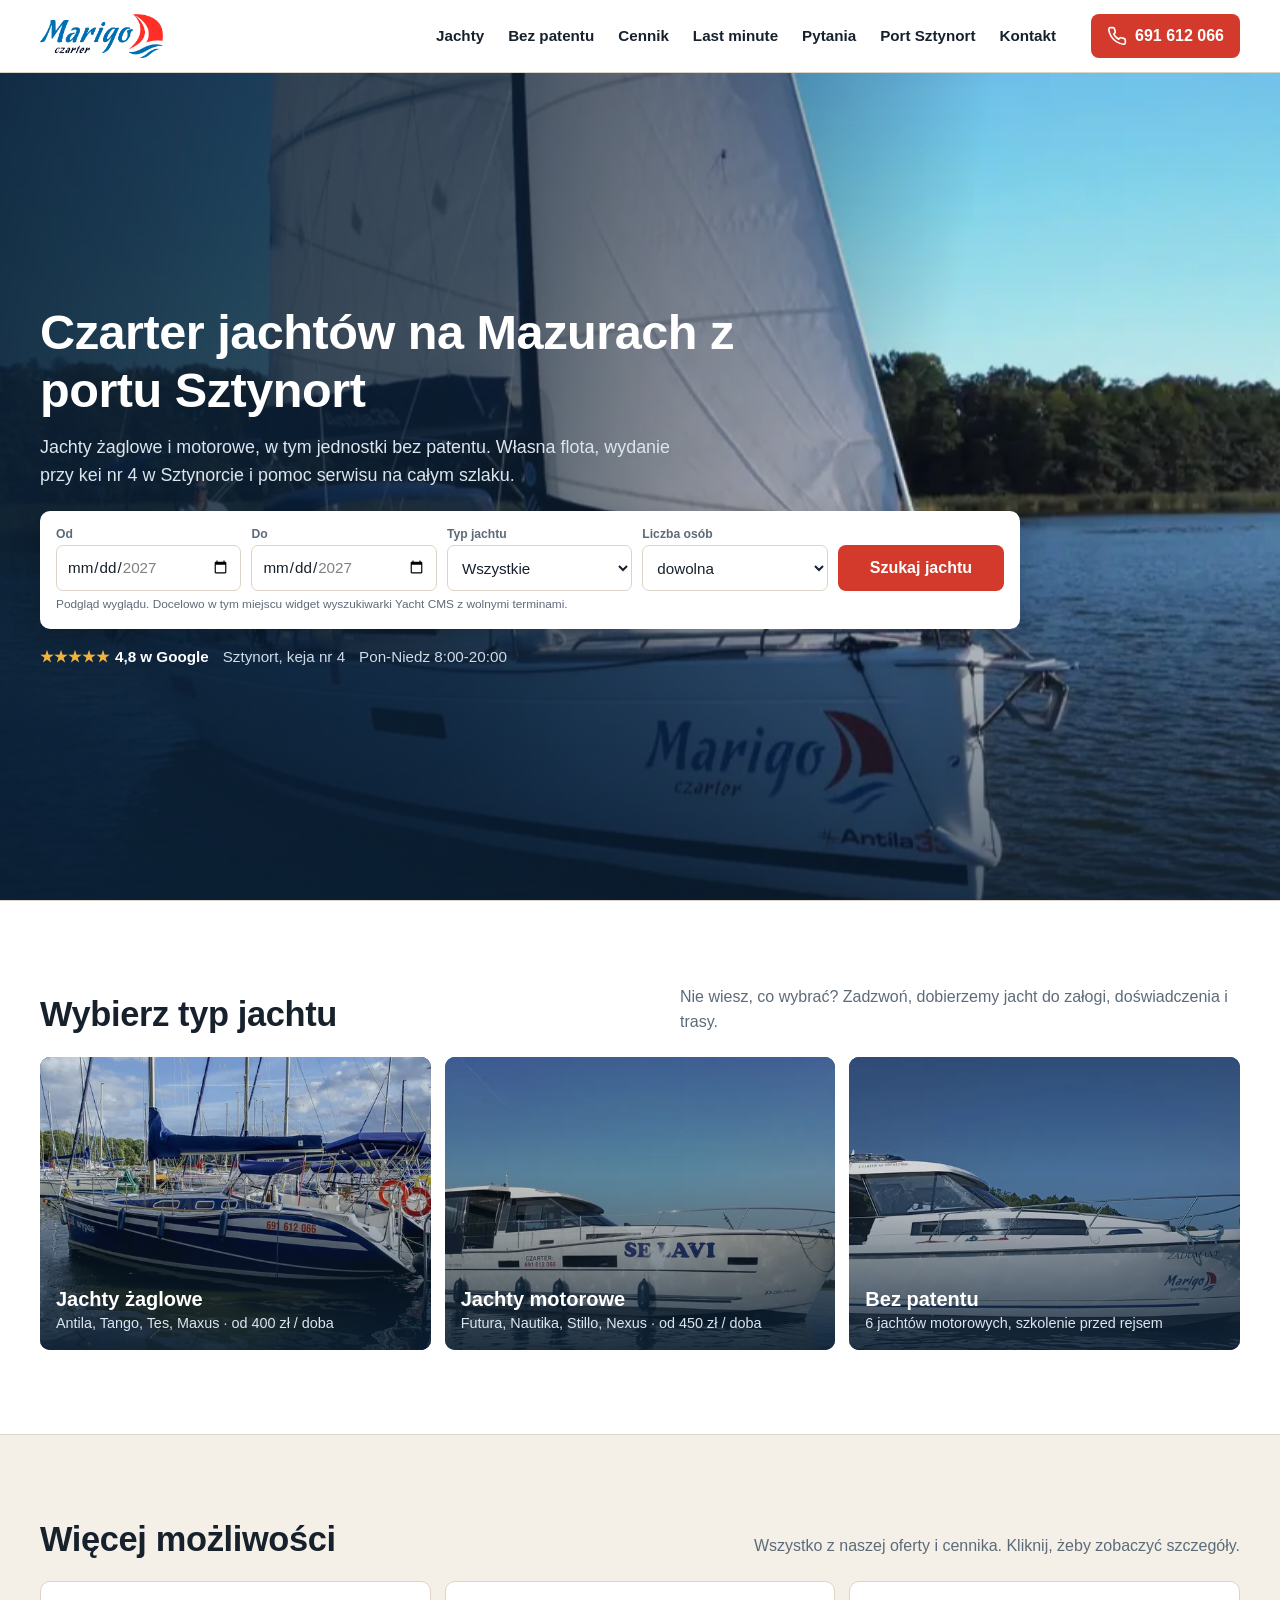
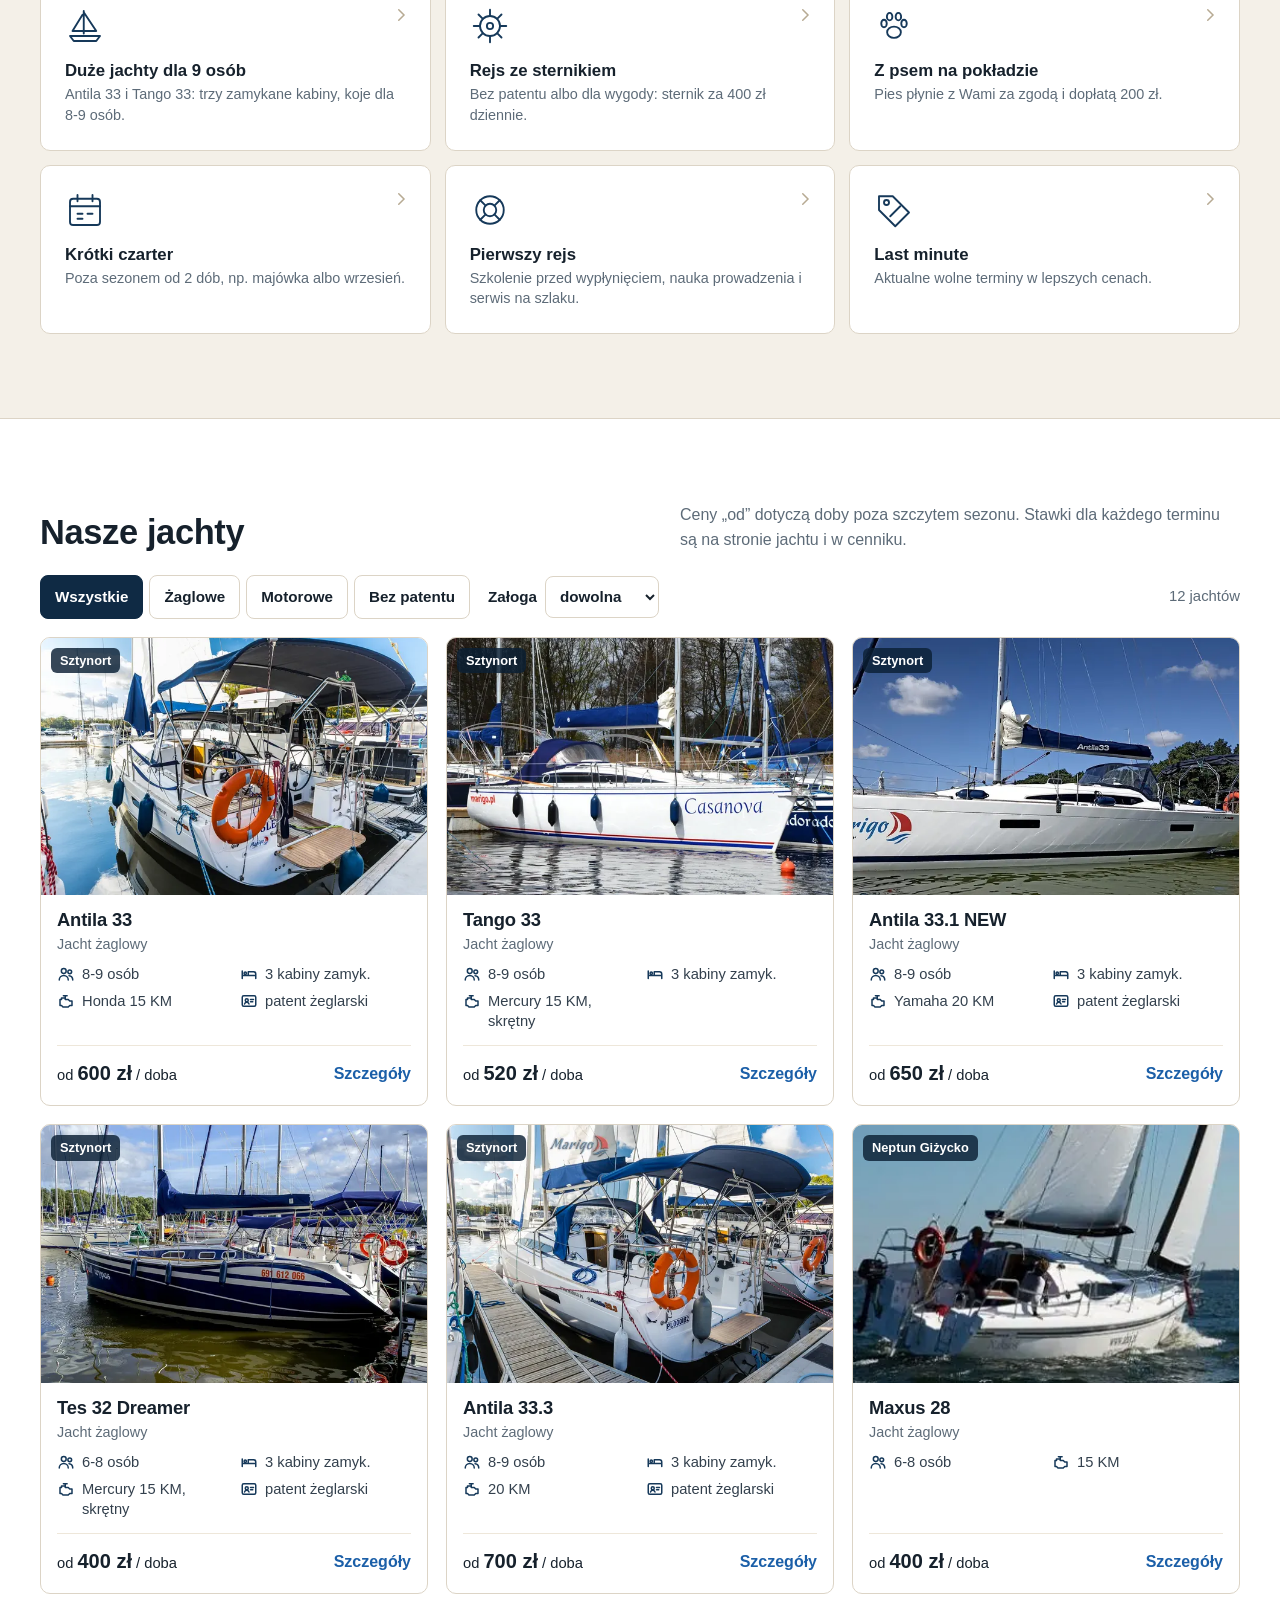
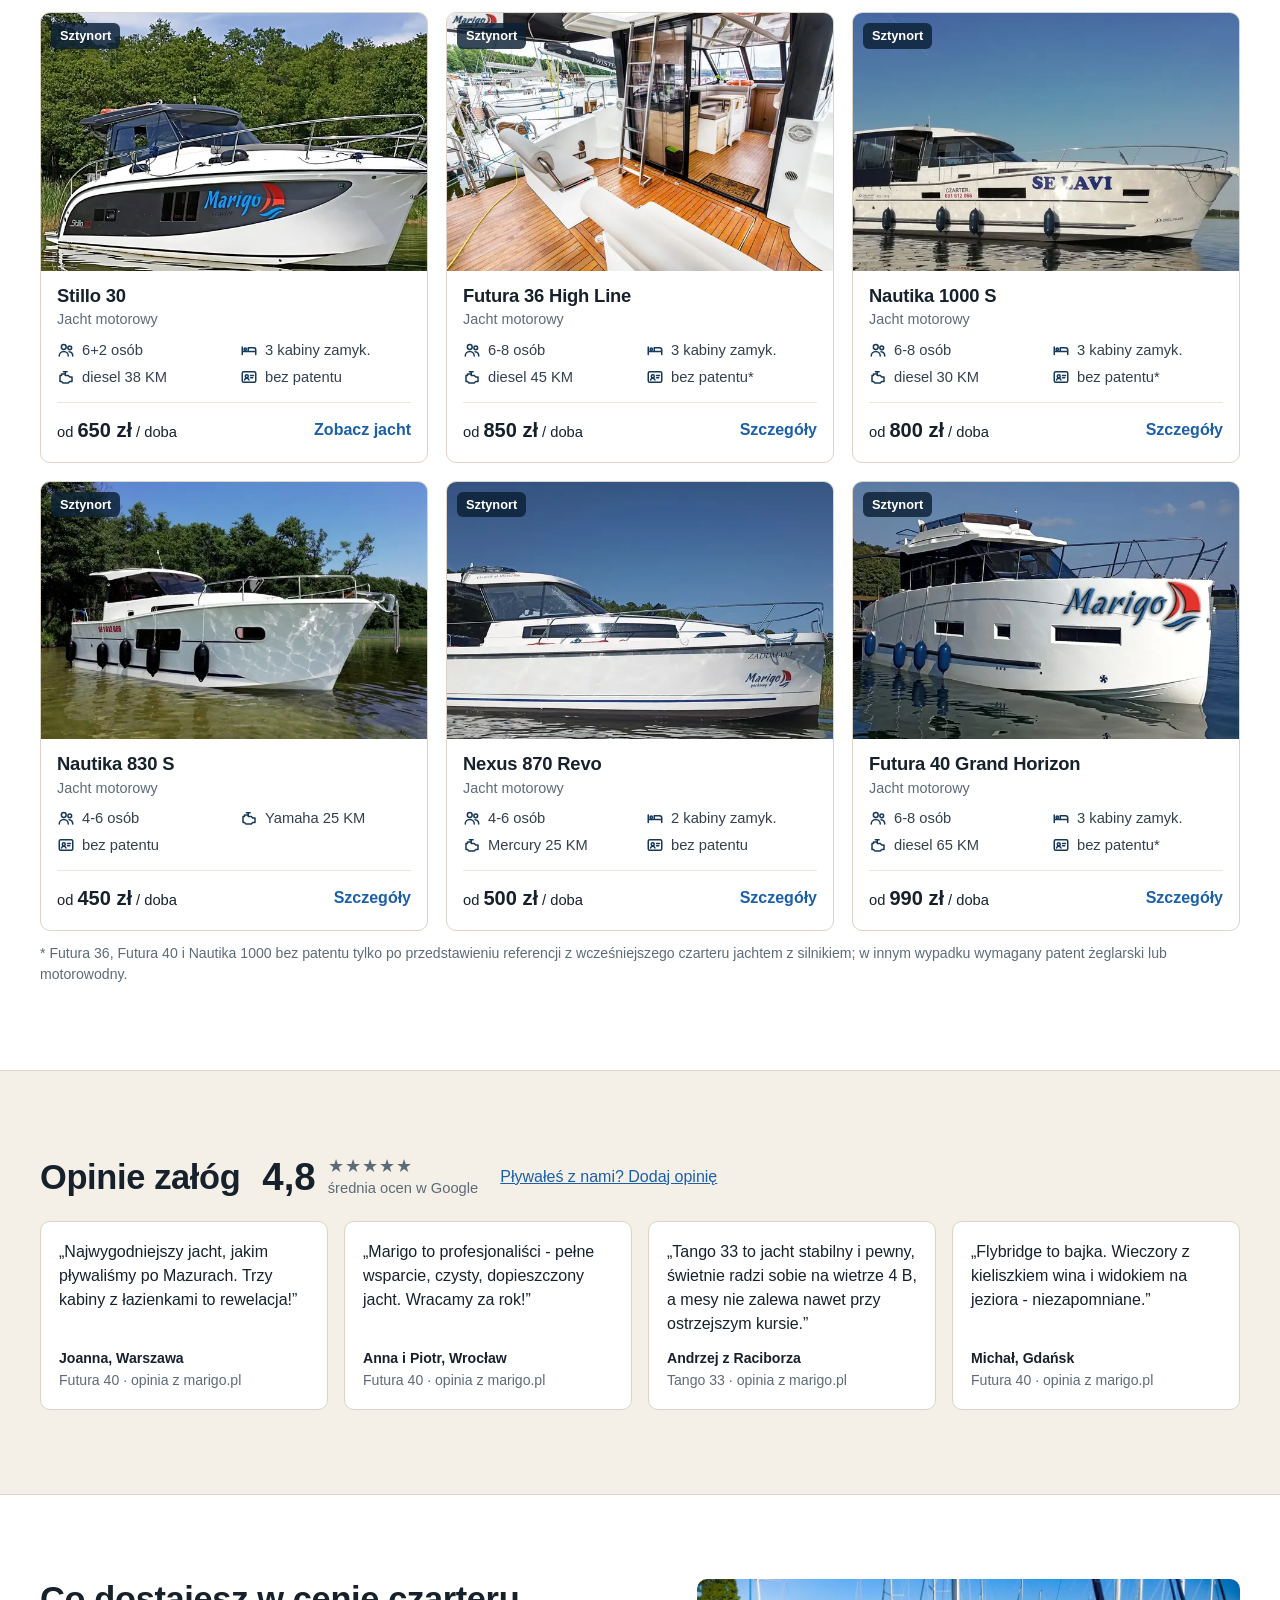
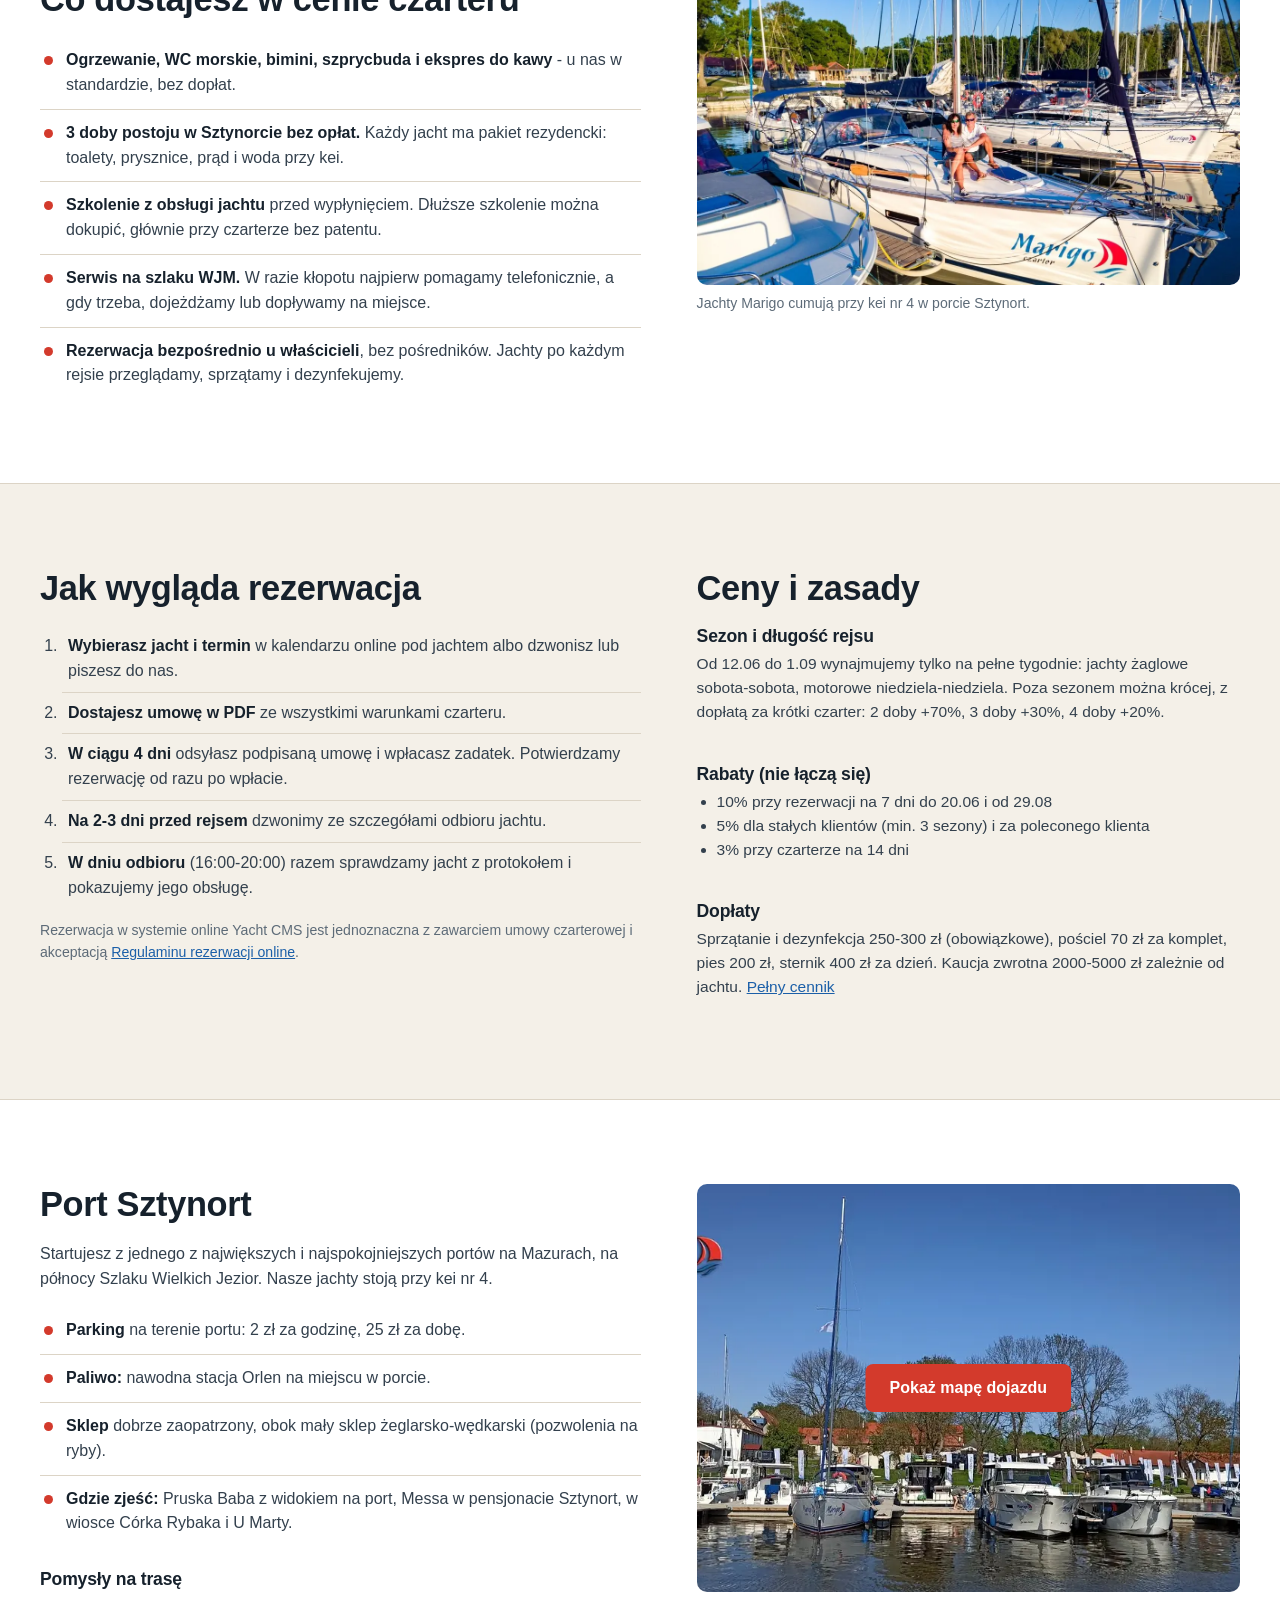
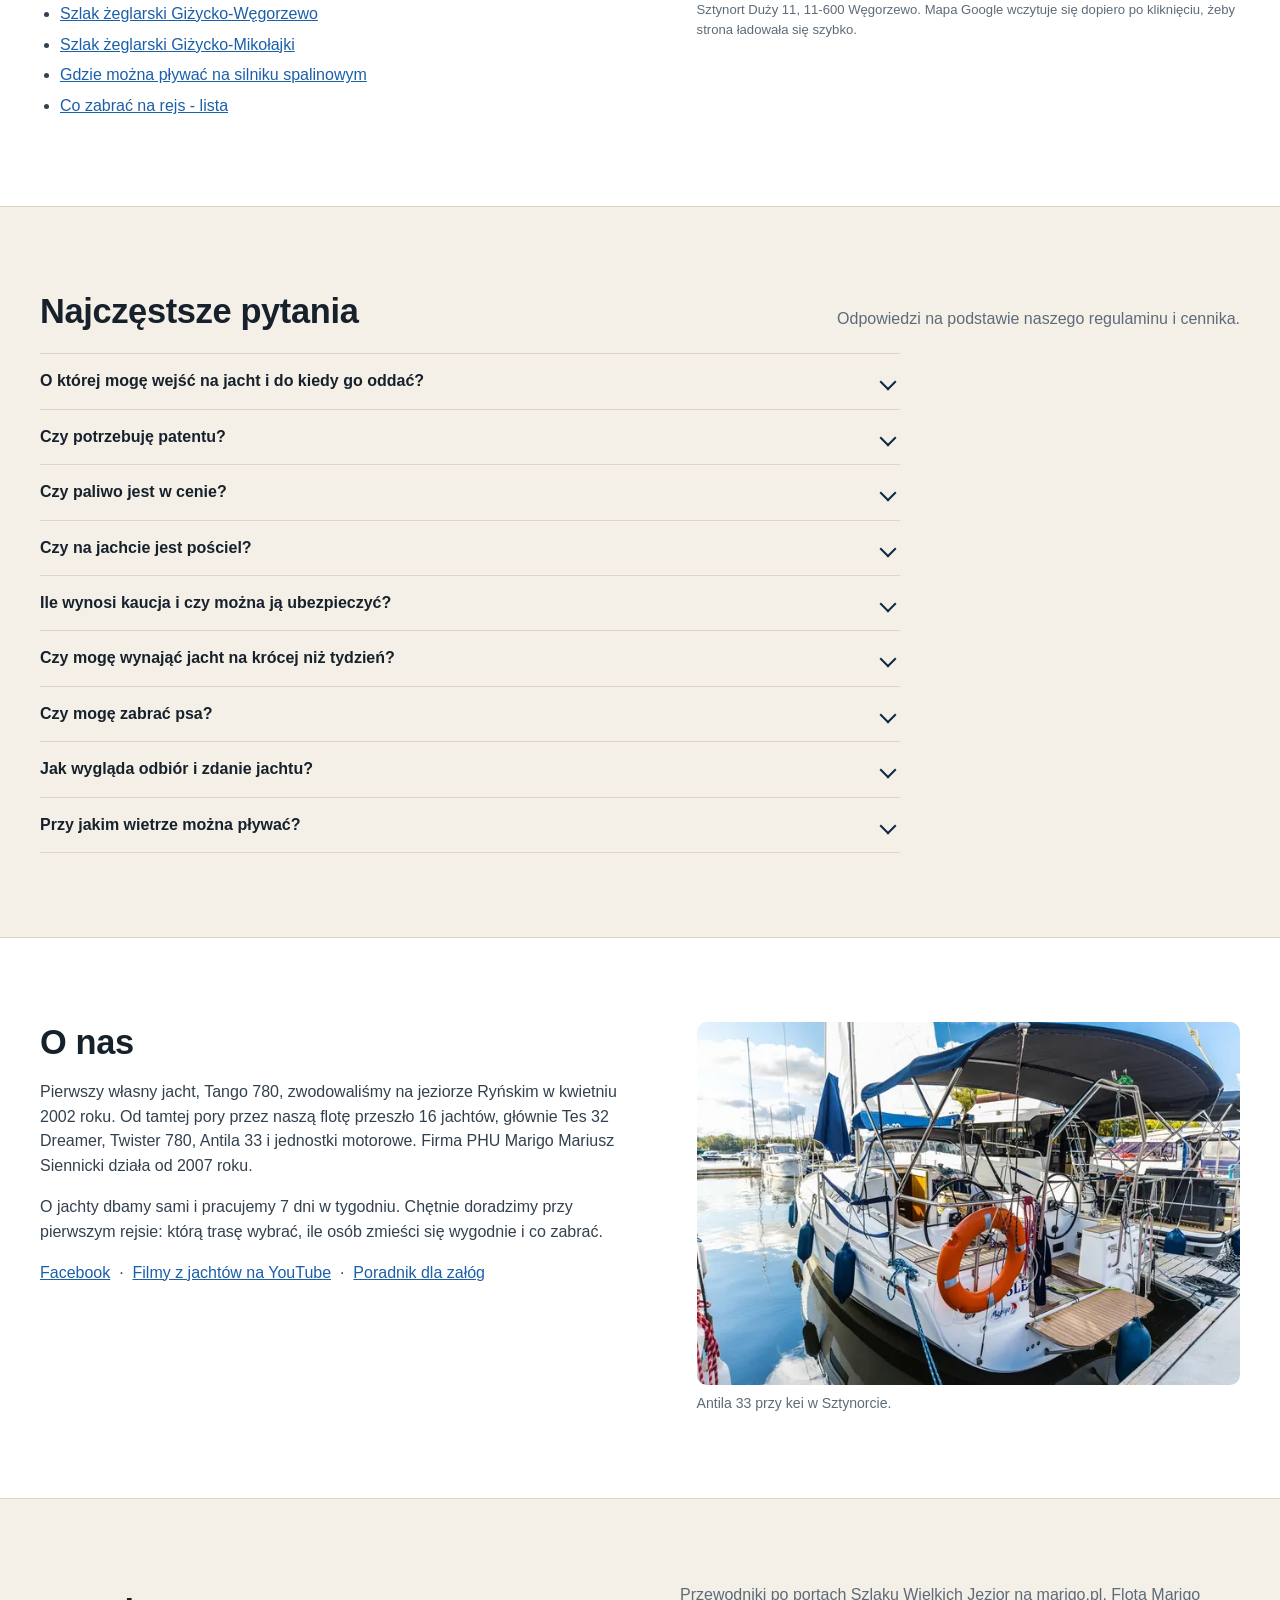
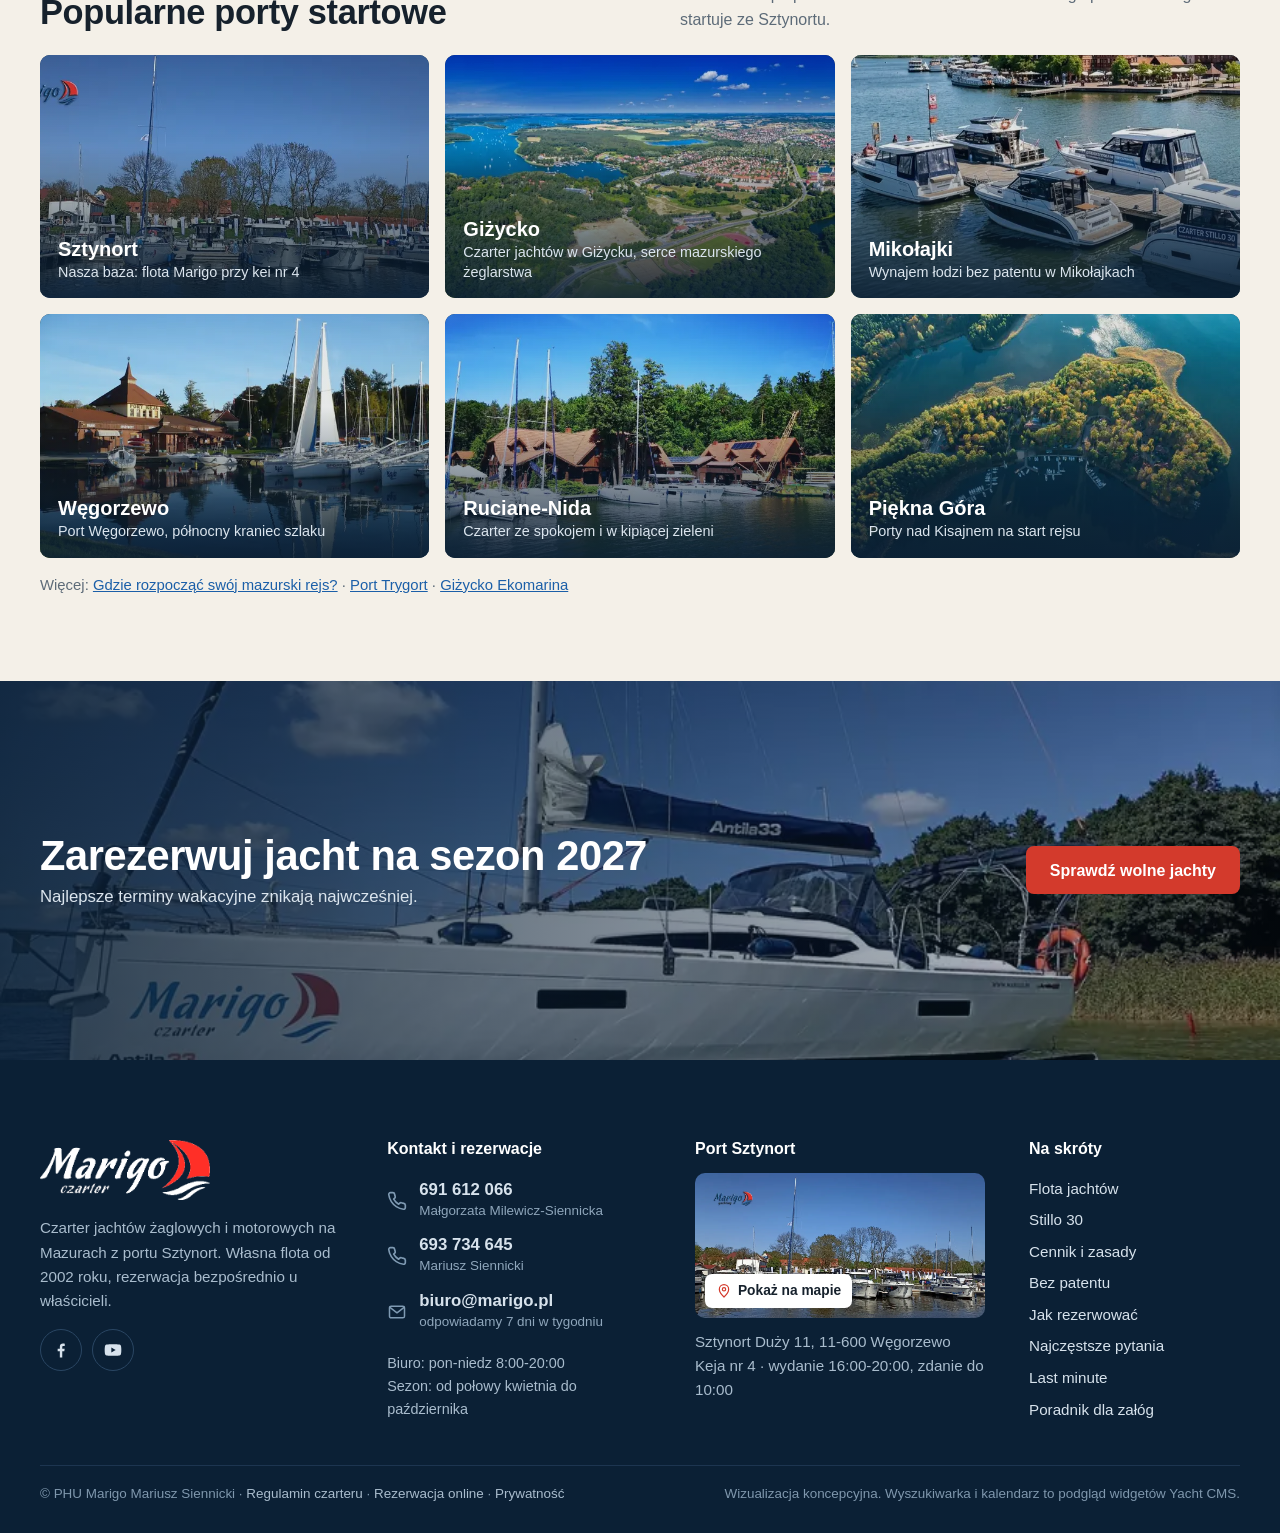
<file: index.html>
<!doctype html>
<html lang="pl">
<head>
<meta charset="utf-8">
<meta name="viewport" content="width=device-width, initial-scale=1">
<meta name="robots" content="noindex, nofollow">
<title>Czarter jachtów Mazury, port Sztynort - Marigo (wizualizacja)</title>
<meta name="description" content="Wizualizacja odświeżonej strony Marigo Czarter: jachty żaglowe i motorowe w porcie Sztynort, część bez patentu.">
<link rel="preload" as="image" href="img/hero-antila-33-m.webp" media="(max-width:760px)">
<link rel="preload" as="image" href="img/hero-antila-33.webp" media="(min-width:761px)">
<link rel="icon" href="data:,">
<link rel="stylesheet" href="style.css">
</head>
<body>
<!-- Wizualizacja koncepcyjna. Dane, ceny, opinie i zdjecia pochodza z marigo.pl i wizytowki Google (stan 22.10.2026).
     Wyszukiwarka w hero to PODGLAD wygladu - docelowo w tym miejscu wklejany kod widgetu Yacht CMS (typ "list"). -->
<svg width="0" height="0" style="position:absolute" aria-hidden="true">
  <symbol id="i-os" viewBox="0 0 24 24" fill="none" stroke="currentColor" stroke-width="2" stroke-linecap="round" stroke-linejoin="round"><circle cx="9" cy="8" r="3.2"/><path d="M3 20c0-3.3 2.7-6 6-6s6 2.7 6 6"/><circle cx="17" cy="9" r="2.5"/><path d="M16 14.2c2.8.3 5 2.6 5 5.8"/></symbol>
  <symbol id="i-kab" viewBox="0 0 24 24" fill="none" stroke="currentColor" stroke-width="2" stroke-linecap="round" stroke-linejoin="round"><path d="M3 18V8M3 14h18v4M21 14v-2a3 3 0 0 0-3-3h-7v5"/><circle cx="7" cy="11" r="1.6"/></symbol>
  <symbol id="i-sil" viewBox="0 0 24 24" fill="none" stroke="currentColor" stroke-width="2" stroke-linecap="round" stroke-linejoin="round"><path d="M4 10h2V8h5v2h4l2 2h3v6h-3l-2 2H8l-2-2H4z"/><path d="M11 5v3M8.5 5h5"/></symbol>
  <symbol id="i-port" viewBox="0 0 24 24" fill="none" stroke="currentColor" stroke-width="2" stroke-linecap="round" stroke-linejoin="round"><circle cx="12" cy="5" r="2"/><path d="M12 7v14M8 11h8M5 14a7 7 0 0 0 14 0"/></symbol>
  <symbol id="i-pat" viewBox="0 0 24 24" fill="none" stroke="currentColor" stroke-width="2" stroke-linecap="round" stroke-linejoin="round"><rect x="3" y="5" width="18" height="14" rx="2"/><circle cx="9" cy="11" r="2"/><path d="M6 16c.6-1.5 1.7-2.2 3-2.2s2.4.7 3 2.2M14 10h4M14 13h3"/></symbol>
  <symbol id="i-dl" viewBox="0 0 24 24" fill="none" stroke="currentColor" stroke-width="2" stroke-linecap="round" stroke-linejoin="round"><rect x="2" y="8" width="20" height="8" rx="1.5"/><path d="M6 8v3M10 8v4M14 8v3M18 8v4"/></symbol>
  <symbol id="i-rok" viewBox="0 0 24 24" fill="none" stroke="currentColor" stroke-width="2" stroke-linecap="round" stroke-linejoin="round"><rect x="3" y="5" width="18" height="16" rx="2"/><path d="M3 10h18M8 3v4M16 3v4"/></symbol>
  <symbol id="i-pal" viewBox="0 0 24 24" fill="none" stroke="currentColor" stroke-width="2" stroke-linecap="round" stroke-linejoin="round"><path d="M4 21V5a2 2 0 0 1 2-2h6a2 2 0 0 1 2 2v16M3 21h12M6 9h6M14 11h2a2 2 0 0 1 2 2v4a1.5 1.5 0 0 0 3 0V9l-3-3"/></symbol>
  <symbol id="i-woda" viewBox="0 0 24 24" fill="none" stroke="currentColor" stroke-width="2" stroke-linecap="round" stroke-linejoin="round"><path d="M12 3s6 6.5 6 11a6 6 0 0 1-12 0c0-4.5 6-11 6-11z"/></symbol>
  <symbol id="i-zan" viewBox="0 0 24 24" fill="none" stroke="currentColor" stroke-width="2" stroke-linecap="round" stroke-linejoin="round"><path d="M2 8h20M12 8v12M8 16l4 4 4-4"/></symbol>
  <symbol id="i-wag" viewBox="0 0 24 24" fill="none" stroke="currentColor" stroke-width="2" stroke-linecap="round" stroke-linejoin="round"><path d="M6 8h12l2 12H4z"/><circle cx="12" cy="5" r="2"/></symbol>
  <symbol id="i-cz" viewBox="0 0 24 24" fill="none" stroke="currentColor" stroke-width="2" stroke-linecap="round" stroke-linejoin="round"><circle cx="12" cy="12" r="9"/><path d="M12 7v5l3 2"/></symbol>
  <symbol id="i-tel" viewBox="0 0 24 24" fill="none" stroke="currentColor" stroke-width="2" stroke-linecap="round" stroke-linejoin="round"><path d="M22 16.9v3a2 2 0 0 1-2.2 2 19.8 19.8 0 0 1-8.6-3.1 19.5 19.5 0 0 1-6-6A19.8 19.8 0 0 1 2.1 4.2 2 2 0 0 1 4.1 2h3a2 2 0 0 1 2 1.7c.1.9.4 1.8.7 2.7a2 2 0 0 1-.5 2.1L8 9.8a16 16 0 0 0 6 6l1.3-1.3a2 2 0 0 1 2.1-.4c.9.3 1.8.6 2.7.7a2 2 0 0 1 1.7 2z"/></symbol>
  <symbol id="o-duzy" viewBox="0 0 32 32" fill="none" stroke="currentColor" stroke-width="1.5" stroke-linecap="round" stroke-linejoin="round"><path d="M15 4v18M15 5l10 15H15M14 7L6 20h8"/><path d="M4 24h24l-3 4H7z"/></symbol>
  <symbol id="o-ster" viewBox="0 0 32 32" fill="none" stroke="currentColor" stroke-width="1.5" stroke-linecap="round" stroke-linejoin="round"><circle cx="16" cy="16" r="8"/><circle cx="16" cy="16" r="2.5"/><path d="M16 3v5M16 24v5M3 16h5M24 16h5M6.8 6.8l3.5 3.5M21.7 21.7l3.5 3.5M6.8 25.2l3.5-3.5M21.7 10.3l3.5-3.5"/></symbol>
  <symbol id="o-pies" viewBox="0 0 32 32" fill="none" stroke="currentColor" stroke-width="1.5" stroke-linecap="round" stroke-linejoin="round"><ellipse cx="16" cy="21" rx="5.5" ry="4.5"/><ellipse cx="8" cy="14" rx="2.2" ry="3"/><ellipse cx="24" cy="14" rx="2.2" ry="3"/><ellipse cx="12.5" cy="8.5" rx="2.2" ry="3"/><ellipse cx="19.5" cy="8.5" rx="2.2" ry="3"/></symbol>
  <symbol id="o-krotki" viewBox="0 0 32 32" fill="none" stroke="currentColor" stroke-width="1.5" stroke-linecap="round" stroke-linejoin="round"><rect x="4" y="7" width="24" height="21" rx="2.5"/><path d="M4 13h24M10 4v5M22 4v5"/><path d="M10 19h4M18 19h4M10 23h4"/></symbol>
  <symbol id="o-pierwszy" viewBox="0 0 32 32" fill="none" stroke="currentColor" stroke-width="1.5" stroke-linecap="round" stroke-linejoin="round"><circle cx="16" cy="16" r="11"/><circle cx="16" cy="16" r="5"/><path d="M12.5 12.5L8.2 8.2M19.5 12.5l4.3-4.3M12.5 19.5l-4.3 4.3M19.5 19.5l4.3 4.3"/></symbol>
  <symbol id="o-last" viewBox="0 0 32 32" fill="none" stroke="currentColor" stroke-width="1.5" stroke-linecap="round" stroke-linejoin="round"><path d="M4 16V5h11l13 13-11 11z"/><circle cx="10" cy="10" r="2"/><path d="M13 21l8-8"/></symbol>
  <symbol id="o-fb" viewBox="0 0 24 24" fill="currentColor"><path d="M13.5 21v-7.5h2.5l.4-3h-2.9V8.6c0-.9.3-1.5 1.5-1.5h1.5V4.4c-.3 0-1.2-.1-2.2-.1-2.2 0-3.7 1.3-3.7 3.8v2.4H8v3h2.6V21z"/></symbol>
  <symbol id="o-yt" viewBox="0 0 24 24" fill="currentColor"><path d="M21.6 7.2a2.5 2.5 0 0 0-1.8-1.8C18.2 5 12 5 12 5s-6.2 0-7.8.4A2.5 2.5 0 0 0 2.4 7.2 26 26 0 0 0 2 12a26 26 0 0 0 .4 4.8 2.5 2.5 0 0 0 1.8 1.8C5.8 19 12 19 12 19s6.2 0 7.8-.4a2.5 2.5 0 0 0 1.8-1.8A26 26 0 0 0 22 12a26 26 0 0 0-.4-4.8zM10 15V9l5.2 3z"/></symbol>
  <symbol id="o-mail" viewBox="0 0 24 24" fill="none" stroke="currentColor" stroke-width="1.8" stroke-linecap="round" stroke-linejoin="round"><rect x="3" y="5" width="18" height="14" rx="2"/><path d="M3.5 6.5L12 13l8.5-6.5"/></symbol>
  <symbol id="o-pin" viewBox="0 0 24 24" fill="none" stroke="currentColor" stroke-width="1.8" stroke-linecap="round" stroke-linejoin="round"><path d="M12 21s7-6.2 7-11.5A7 7 0 0 0 5 9.5C5 14.8 12 21 12 21z"/><circle cx="12" cy="9.5" r="2.5"/></symbol>
</svg>

<header class="top">
  <div class="wrap">
    <a class="logo" href="index.html" aria-label="Marigo Czarter - strona główna"><img src="img/logo-marigo.png" alt="Marigo czarter" width="421" height="150"></a>
    <nav class="nav" aria-label="Menu główne">
      <a href="#flota" data-filtr="all">Jachty</a>
      <a href="#flota" data-filtr="bp">Bez patentu</a>
      <a href="#ceny">Cennik</a>
      <a href="https://marigo.pl/home/czarter-jachtow-mazury-last-minute/" target="_blank" rel="noopener">Last minute</a>
      <a href="#faq">Pytania</a>
      <a href="#sztynort">Port Sztynort</a>
      <a href="#kontakt">Kontakt</a>
    </nav>
    <a class="top-tel" href="tel:+48691612066" aria-label="Zadzwoń: 691 612 066"><svg class="ico"><use href="#i-tel"/></svg><span>691 612 066</span></a>
    <button class="burger" type="button" aria-expanded="false" aria-controls="panel" aria-label="Otwórz menu"><svg class="ico" viewBox="0 0 24 24" fill="none" stroke="currentColor" stroke-width="2.2" stroke-linecap="round" aria-hidden="true"><path d="M4 7h16M4 12h16M4 17h16"/></svg></button>
  </div>
  <div class="panel" id="panel">
    <a href="#flota" data-filtr="zagl">Jachty żaglowe</a>
    <a href="#flota" data-filtr="motor">Jachty motorowe</a>
    <a href="#flota" data-filtr="bp">Jachty bez patentu</a>
    <a href="#ceny">Cennik i zasady</a>
    <a href="https://marigo.pl/home/czarter-jachtow-mazury-last-minute/" target="_blank" rel="noopener">Last minute</a>
    <a href="#faq">Najczęstsze pytania</a>
    <a href="#sztynort">Port Sztynort</a>
    <a href="#kontakt">Kontakt</a>
  </div>
</header>

<main>
  <section class="hero" id="szukaj">
    <div class="hero-foto">
      <picture>
        <source media="(min-width:761px)" srcset="img/hero-antila-33.webp">
        <img src="img/hero-antila-33-m.webp" alt="Jacht Antila 33 Marigo pod żaglami na mazurskim jeziorze" width="820" height="623" fetchpriority="high">
      </picture>
    </div>
    <div class="hero-in">
      <div class="wrap">
        <h1>Czarter jachtów na Mazurach z portu Sztynort</h1>
        <p class="lead">Jachty żaglowe i motorowe, w tym jednostki bez patentu. Własna flota, wydanie przy kei nr 4 w Sztynorcie i pomoc serwisu na całym szlaku.</p>
        <!-- PODGLAD wyszukiwarki: docelowo kod widgetu Yacht CMS. Tu tylko filtruje liste jachtow ponizej, dostepnosci nie sprawdza. -->
        <form class="szuk" id="szuk" role="search" aria-label="Wyszukiwarka jachtów">
          <div class="szuk-pola">
            <div><label for="s-od">Od</label><input type="date" id="s-od" min="2027-04-15" max="2027-10-03"></div>
            <div><label for="s-do">Do</label><input type="date" id="s-do" min="2027-04-16" max="2027-10-03"></div>
            <div><label for="s-typ">Typ jachtu</label>
              <select id="s-typ"><option value="all">Wszystkie</option><option value="zagl">Żaglowe</option><option value="motor">Motorowe</option><option value="bp">Bez patentu</option></select></div>
            <div><label for="s-os">Liczba osób</label>
              <select id="s-os"><option value="0">dowolna</option><option value="4">do 4</option><option value="6">5-6</option><option value="8">7-8</option><option value="9">9</option></select></div>
            <button class="btn btn-red" type="submit">Szukaj jachtu</button>
          </div>
          <p class="szuk-info">Podgląd wyglądu. Docelowo w tym miejscu widget wyszukiwarki Yacht CMS z wolnymi terminami.</p>
        </form>
        <p class="ocena"><a href="https://www.google.com/maps?cid=15749309610134002816" target="_blank" rel="noopener"><span class="gw" aria-hidden="true">★★★★★</span> 4,8 w Google</a><span>Sztynort, keja nr 4</span><span>Pon-Niedz 8:00-20:00</span></p>
      </div>
    </div>
  </section>

  <section class="sek" id="typy">
    <div class="wrap">
      <div class="sek-head">
        <h2>Wybierz typ jachtu</h2>
        <p>Nie wiesz, co wybrać? Zadzwoń, dobierzemy jacht do załogi, doświadczenia i trasy.</p>
      </div>
      <div class="typy-k">
        <a class="typ-k" href="#flota" data-filtr="zagl"><img src="img/k-tes-32.webp" alt="Jacht żaglowy Tes 32 Dreamer" width="640" height="427" loading="lazy" decoding="async"><span><b>Jachty żaglowe</b><small>Antila, Tango, Tes, Maxus · od 400 zł / doba</small></span></a>
        <a class="typ-k" href="#flota" data-filtr="motor"><img src="img/k-nautika-1000.webp" alt="Jacht motorowy Nautika 1000" width="640" height="427" loading="lazy" decoding="async"><span><b>Jachty motorowe</b><small>Futura, Nautika, Stillo, Nexus · od 450 zł / doba</small></span></a>
        <a class="typ-k" href="#flota" data-filtr="bp"><img src="img/k-nexus-870.webp" alt="Jacht motorowy bez patentu Nexus 870 Revo" width="640" height="427" loading="lazy" decoding="async"><span><b>Bez patentu</b><small>6 jachtów motorowych, szkolenie przed rejsem</small></span></a>
      </div>
    </div>
  </section>

  <section class="sek sand" id="mozliwosci">
    <div class="wrap">
      <div class="sek-head"><h2>Więcej możliwości</h2><p>Wszystko z naszej oferty i cennika. Kliknij, żeby zobaczyć szczegóły.</p></div>
      <div class="mozl">
        <a class="moz" href="#flota" data-filtr="zagl" data-osoby="9"><svg class="moz-i"><use href="#o-duzy"/></svg><span><b>Duże jachty dla 9 osób</b><small>Antila 33 i Tango 33: trzy zamykane kabiny, koje dla 8-9 osób.</small></span><svg class="moz-s" viewBox="0 0 24 24" fill="none" stroke="currentColor" stroke-width="2" stroke-linecap="round" aria-hidden="true"><path d="M9 5l7 7-7 7"/></svg></a>
        <a class="moz" href="#ceny" ><svg class="moz-i"><use href="#o-ster"/></svg><span><b>Rejs ze sternikiem</b><small>Bez patentu albo dla wygody: sternik za 400 zł dziennie.</small></span><svg class="moz-s" viewBox="0 0 24 24" fill="none" stroke="currentColor" stroke-width="2" stroke-linecap="round" aria-hidden="true"><path d="M9 5l7 7-7 7"/></svg></a>
        <a class="moz" href="#faq" ><svg class="moz-i"><use href="#o-pies"/></svg><span><b>Z psem na pokładzie</b><small>Pies płynie z Wami za zgodą i dopłatą 200 zł.</small></span><svg class="moz-s" viewBox="0 0 24 24" fill="none" stroke="currentColor" stroke-width="2" stroke-linecap="round" aria-hidden="true"><path d="M9 5l7 7-7 7"/></svg></a>
        <a class="moz" href="#ceny" ><svg class="moz-i"><use href="#o-krotki"/></svg><span><b>Krótki czarter</b><small>Poza sezonem od 2 dób, np. majówka albo wrzesień.</small></span><svg class="moz-s" viewBox="0 0 24 24" fill="none" stroke="currentColor" stroke-width="2" stroke-linecap="round" aria-hidden="true"><path d="M9 5l7 7-7 7"/></svg></a>
        <a class="moz" href="#rezerwacja" ><svg class="moz-i"><use href="#o-pierwszy"/></svg><span><b>Pierwszy rejs</b><small>Szkolenie przed wypłynięciem, nauka prowadzenia i serwis na szlaku.</small></span><svg class="moz-s" viewBox="0 0 24 24" fill="none" stroke="currentColor" stroke-width="2" stroke-linecap="round" aria-hidden="true"><path d="M9 5l7 7-7 7"/></svg></a>
        <a class="moz" href="https://marigo.pl/home/czarter-jachtow-mazury-last-minute/" target="_blank" rel="noopener"><svg class="moz-i"><use href="#o-last"/></svg><span><b>Last minute</b><small>Aktualne wolne terminy w lepszych cenach.</small></span><svg class="moz-s" viewBox="0 0 24 24" fill="none" stroke="currentColor" stroke-width="2" stroke-linecap="round" aria-hidden="true"><path d="M9 5l7 7-7 7"/></svg></a>
      </div>
    </div>
  </section>

  <section class="sek" id="flota">
    <div class="wrap">
      <div class="sek-head">
        <h2>Nasze jachty</h2>
        <p>Ceny „od” dotyczą doby poza szczytem sezonu. Stawki dla każdego terminu są na stronie jachtu i w cenniku.</p>
      </div>
      <p class="komunikat" id="komunikat" aria-live="polite"></p>
      <div class="filtry">
        <div class="typy" role="group" aria-label="Typ jachtu">
          <button type="button" data-typ="all" aria-pressed="true">Wszystkie</button>
          <button type="button" data-typ="zagl" aria-pressed="false">Żaglowe</button>
          <button type="button" data-typ="motor" aria-pressed="false">Motorowe</button>
          <button type="button" data-typ="bp" aria-pressed="false">Bez patentu</button>
        </div>
        <label class="osoby">Załoga
          <select id="osoby">
            <option value="0">dowolna</option>
            <option value="4">do 4 osób</option>
            <option value="6">5-6 osób</option>
            <option value="8">7-8 osób</option>
            <option value="9">9 osób</option>
          </select>
        </label>
        <span class="wynik" id="wynik" aria-live="polite">12 jachtów</span>
      </div>
      <div class="flota" id="lista">
      <article class="jacht" data-typ="zagl" data-bp="0" data-os="9">
        <div class="fot"><img src="img/k-antila-33.webp" alt="Antila 33 - jacht Marigo" width="640" height="427" decoding="async"><span class="port">Sztynort</span></div>
        <div class="opis">
          <h3>Antila 33</h3>
          <p class="typ">Jacht żaglowy</p>
          <ul class="parametry"><li><svg class="i"><use href="#i-os"/></svg>8-9 osób</li><li><svg class="i"><use href="#i-kab"/></svg>3 kabiny zamyk.</li><li><svg class="i"><use href="#i-sil"/></svg>Honda 15 KM</li><li><svg class="i"><use href="#i-pat"/></svg>patent żeglarski</li></ul>
          <div class="dol"><span class="cena">od <b>600 zł</b> / doba</span><a href="https://marigo.pl/jachty/antila-33-mazury/2017/" target="_blank" rel="noopener">Szczegóły</a></div>
        </div>
      </article>
      <article class="jacht" data-typ="zagl" data-bp="0" data-os="9">
        <div class="fot"><img src="img/k-tango-33.webp" alt="Tango 33 - jacht Marigo" width="640" height="427" decoding="async"><span class="port">Sztynort</span></div>
        <div class="opis">
          <h3>Tango 33</h3>
          <p class="typ">Jacht żaglowy</p>
          <ul class="parametry"><li><svg class="i"><use href="#i-os"/></svg>8-9 osób</li><li><svg class="i"><use href="#i-kab"/></svg>3 kabiny zamyk.</li><li><svg class="i"><use href="#i-sil"/></svg>Mercury 15 KM, skrętny</li></ul>
          <div class="dol"><span class="cena">od <b>520 zł</b> / doba</span><a href="https://marigo.pl/tango-33/" target="_blank" rel="noopener">Szczegóły</a></div>
        </div>
      </article>
      <article class="jacht" data-typ="zagl" data-bp="0" data-os="9">
        <div class="fot"><img src="img/k-antila-33-1.webp" alt="Antila 33.1 NEW - jacht Marigo" width="640" height="427" decoding="async"><span class="port">Sztynort</span></div>
        <div class="opis">
          <h3>Antila 33.1 NEW</h3>
          <p class="typ">Jacht żaglowy</p>
          <ul class="parametry"><li><svg class="i"><use href="#i-os"/></svg>8-9 osób</li><li><svg class="i"><use href="#i-kab"/></svg>3 kabiny zamyk.</li><li><svg class="i"><use href="#i-sil"/></svg>Yamaha 20 KM</li><li><svg class="i"><use href="#i-pat"/></svg>patent żeglarski</li></ul>
          <div class="dol"><span class="cena">od <b>650 zł</b> / doba</span><a href="https://marigo.pl/jachty/antila-33-mazury/2021/" target="_blank" rel="noopener">Szczegóły</a></div>
        </div>
      </article>
      <article class="jacht" data-typ="zagl" data-bp="0" data-os="8">
        <div class="fot"><img src="img/k-tes-32.webp" alt="Tes 32 Dreamer - jacht Marigo" width="640" height="427" loading="lazy" decoding="async"><span class="port">Sztynort</span></div>
        <div class="opis">
          <h3>Tes 32 Dreamer</h3>
          <p class="typ">Jacht żaglowy</p>
          <ul class="parametry"><li><svg class="i"><use href="#i-os"/></svg>6-8 osób</li><li><svg class="i"><use href="#i-kab"/></svg>3 kabiny zamyk.</li><li><svg class="i"><use href="#i-sil"/></svg>Mercury 15 KM, skrętny</li><li><svg class="i"><use href="#i-pat"/></svg>patent żeglarski</li></ul>
          <div class="dol"><span class="cena">od <b>400 zł</b> / doba</span><a href="https://marigo.pl/tes-32-dreamer/" target="_blank" rel="noopener">Szczegóły</a></div>
        </div>
      </article>
      <article class="jacht" data-typ="zagl" data-bp="0" data-os="9">
        <div class="fot"><img src="img/k-antila-33-3.webp" alt="Antila 33.3 - jacht Marigo" width="640" height="427" loading="lazy" decoding="async"><span class="port">Sztynort</span></div>
        <div class="opis">
          <h3>Antila 33.3</h3>
          <p class="typ">Jacht żaglowy</p>
          <ul class="parametry"><li><svg class="i"><use href="#i-os"/></svg>8-9 osób</li><li><svg class="i"><use href="#i-kab"/></svg>3 kabiny zamyk.</li><li><svg class="i"><use href="#i-sil"/></svg>20 KM</li><li><svg class="i"><use href="#i-pat"/></svg>patent żeglarski</li></ul>
          <div class="dol"><span class="cena">od <b>700 zł</b> / doba</span><a href="https://marigo.pl/jachty/antila-33-mazury/2024/" target="_blank" rel="noopener">Szczegóły</a></div>
        </div>
      </article>
      <article class="jacht" data-typ="zagl" data-bp="0" data-os="8">
        <div class="fot"><img src="img/k-maxus-28.webp" alt="Maxus 28 - jacht Marigo" width="640" height="427" loading="lazy" decoding="async"><span class="port">Neptun Giżycko</span></div>
        <div class="opis">
          <h3>Maxus 28</h3>
          <p class="typ">Jacht żaglowy</p>
          <ul class="parametry"><li><svg class="i"><use href="#i-os"/></svg>6-8 osób</li><li><svg class="i"><use href="#i-sil"/></svg>15 KM</li></ul>
          <div class="dol"><span class="cena">od <b>400 zł</b> / doba</span><a href="https://marigo.pl/maxus-28/" target="_blank" rel="noopener">Szczegóły</a></div>
        </div>
      </article>
      <article class="jacht" data-typ="motor" data-bp="1" data-os="8">
        <div class="fot"><img src="img/k-stillo-30.webp" alt="Stillo 30 - jacht Marigo" width="640" height="427" loading="lazy" decoding="async"><span class="port">Sztynort</span></div>
        <div class="opis">
          <h3>Stillo 30</h3>
          <p class="typ">Jacht motorowy</p>
          <ul class="parametry"><li><svg class="i"><use href="#i-os"/></svg>6+2 osób</li><li><svg class="i"><use href="#i-kab"/></svg>3 kabiny zamyk.</li><li><svg class="i"><use href="#i-sil"/></svg>diesel 38 KM</li><li><svg class="i"><use href="#i-pat"/></svg>bez patentu</li></ul>
          <div class="dol"><span class="cena">od <b>650 zł</b> / doba</span><a href="jacht.html">Zobacz jacht</a></div>
        </div>
      </article>
      <article class="jacht" data-typ="motor" data-bp="1" data-os="8">
        <div class="fot"><img src="img/k-futura-36.webp" alt="Futura 36 High Line - jacht Marigo" width="640" height="427" loading="lazy" decoding="async"><span class="port">Sztynort</span></div>
        <div class="opis">
          <h3>Futura 36 High Line</h3>
          <p class="typ">Jacht motorowy</p>
          <ul class="parametry"><li><svg class="i"><use href="#i-os"/></svg>6-8 osób</li><li><svg class="i"><use href="#i-kab"/></svg>3 kabiny zamyk.</li><li><svg class="i"><use href="#i-sil"/></svg>diesel 45 KM</li><li><svg class="i"><use href="#i-pat"/></svg>bez patentu*</li></ul>
          <div class="dol"><span class="cena">od <b>850 zł</b> / doba</span><a href="https://marigo.pl/futura-36/" target="_blank" rel="noopener">Szczegóły</a></div>
        </div>
      </article>
      <article class="jacht" data-typ="motor" data-bp="1" data-os="8">
        <div class="fot"><img src="img/k-nautika-1000.webp" alt="Nautika 1000 S - jacht Marigo" width="640" height="427" loading="lazy" decoding="async"><span class="port">Sztynort</span></div>
        <div class="opis">
          <h3>Nautika 1000 S</h3>
          <p class="typ">Jacht motorowy</p>
          <ul class="parametry"><li><svg class="i"><use href="#i-os"/></svg>6-8 osób</li><li><svg class="i"><use href="#i-kab"/></svg>3 kabiny zamyk.</li><li><svg class="i"><use href="#i-sil"/></svg>diesel 30 KM</li><li><svg class="i"><use href="#i-pat"/></svg>bez patentu*</li></ul>
          <div class="dol"><span class="cena">od <b>800 zł</b> / doba</span><a href="https://marigo.pl/nautika-1000/" target="_blank" rel="noopener">Szczegóły</a></div>
        </div>
      </article>
      <article class="jacht" data-typ="motor" data-bp="1" data-os="6">
        <div class="fot"><img src="img/k-nautika-830.webp" alt="Nautika 830 S - jacht Marigo" width="640" height="427" loading="lazy" decoding="async"><span class="port">Sztynort</span></div>
        <div class="opis">
          <h3>Nautika 830 S</h3>
          <p class="typ">Jacht motorowy</p>
          <ul class="parametry"><li><svg class="i"><use href="#i-os"/></svg>4-6 osób</li><li><svg class="i"><use href="#i-sil"/></svg>Yamaha 25 KM</li><li><svg class="i"><use href="#i-pat"/></svg>bez patentu</li></ul>
          <div class="dol"><span class="cena">od <b>450 zł</b> / doba</span><a href="https://marigo.pl/nautika-830/" target="_blank" rel="noopener">Szczegóły</a></div>
        </div>
      </article>
      <article class="jacht" data-typ="motor" data-bp="1" data-os="6">
        <div class="fot"><img src="img/k-nexus-870.webp" alt="Nexus 870 Revo - jacht Marigo" width="640" height="427" loading="lazy" decoding="async"><span class="port">Sztynort</span></div>
        <div class="opis">
          <h3>Nexus 870 Revo</h3>
          <p class="typ">Jacht motorowy</p>
          <ul class="parametry"><li><svg class="i"><use href="#i-os"/></svg>4-6 osób</li><li><svg class="i"><use href="#i-kab"/></svg>2 kabiny zamyk.</li><li><svg class="i"><use href="#i-sil"/></svg>Mercury 25 KM</li><li><svg class="i"><use href="#i-pat"/></svg>bez patentu</li></ul>
          <div class="dol"><span class="cena">od <b>500 zł</b> / doba</span><a href="https://marigo.pl/nexus-870/" target="_blank" rel="noopener">Szczegóły</a></div>
        </div>
      </article>
      <article class="jacht" data-typ="motor" data-bp="1" data-os="8">
        <div class="fot"><img src="img/k-futura-40.webp" alt="Futura 40 Grand Horizon - jacht Marigo" width="640" height="427" loading="lazy" decoding="async"><span class="port">Sztynort</span></div>
        <div class="opis">
          <h3>Futura 40 Grand Horizon</h3>
          <p class="typ">Jacht motorowy</p>
          <ul class="parametry"><li><svg class="i"><use href="#i-os"/></svg>6-8 osób</li><li><svg class="i"><use href="#i-kab"/></svg>3 kabiny zamyk.</li><li><svg class="i"><use href="#i-sil"/></svg>diesel 65 KM</li><li><svg class="i"><use href="#i-pat"/></svg>bez patentu*</li></ul>
          <div class="dol"><span class="cena">od <b>990 zł</b> / doba</span><a href="https://marigo.pl/futura-40/" target="_blank" rel="noopener">Szczegóły</a></div>
        </div>
      </article>
      </div>
      <p class="brak" id="brak">Żaden jacht nie pasuje do tych filtrów. Zmień liczbę osób albo zadzwoń: <a href="tel:+48691612066">691 612 066</a>, pomożemy dobrać jednostkę.</p>
      <p class="uwaga">* Futura 36, Futura 40 i Nautika 1000 bez patentu tylko po przedstawieniu referencji z wcześniejszego czarteru jachtem z silnikiem; w innym wypadku wymagany patent żeglarski lub motorowodny.</p>
    </div>
  </section>

  <section class="sek sand" id="opinie">
    <div class="wrap">
      <div class="opinie-top">
        <h2 style="margin:0">Opinie załóg</h2>
        <a class="g-ocena" href="https://www.google.com/maps?cid=15749309610134002816" target="_blank" rel="noopener"><b>4,8</b><span><span class="gw" aria-hidden="true">★★★★★</span><br>średnia ocen w Google</span></a>
        <a href="https://g.page/r/CYDcrqGlyZDaEAE/review" target="_blank" rel="noopener">Pływałeś z nami? Dodaj opinię</a>
      </div>
      <!-- Opinie przytoczone z podstron marigo.pl (Futura 40, Tango 33). Ocena 4,8 z wizytowki Google Marigo Czarter Jachtow Mazury. -->
      <div class="opinie">
        <figure class="opinia"><blockquote>„Najwygodniejszy jacht, jakim pływaliśmy po Mazurach. Trzy kabiny z łazienkami to rewelacja!”</blockquote><figcaption><b>Joanna, Warszawa</b><br>Futura 40 · opinia z marigo.pl</figcaption></figure>
        <figure class="opinia"><blockquote>„Marigo to profesjonaliści - pełne wsparcie, czysty, dopieszczony jacht. Wracamy za rok!”</blockquote><figcaption><b>Anna i Piotr, Wrocław</b><br>Futura 40 · opinia z marigo.pl</figcaption></figure>
        <figure class="opinia"><blockquote>„Tango 33 to jacht stabilny i pewny, świetnie radzi sobie na wietrze 4 B, a mesy nie zalewa nawet przy ostrzejszym kursie.”</blockquote><figcaption><b>Andrzej z Raciborza</b><br>Tango 33 · opinia z marigo.pl</figcaption></figure>
        <figure class="opinia"><blockquote>„Flybridge to bajka. Wieczory z kieliszkiem wina i widokiem na jeziora - niezapomniane.”</blockquote><figcaption><b>Michał, Gdańsk</b><br>Futura 40 · opinia z marigo.pl</figcaption></figure>
      </div>
    </div>
  </section>

  <section class="sek" id="w-cenie">
    <div class="wrap dwie">
      <div>
        <h2>Co dostajesz w cenie czarteru</h2>
        <ul class="lista">
          <li><b>Ogrzewanie, WC morskie, bimini, szprycbuda i ekspres do kawy</b> - u nas w standardzie, bez dopłat.</li>
          <li><b>3 doby postoju w Sztynorcie bez opłat.</b> Każdy jacht ma pakiet rezydencki: toalety, prysznice, prąd i woda przy kei.</li>
          <li><b>Szkolenie z obsługi jachtu</b> przed wypłynięciem. Dłuższe szkolenie można dokupić, głównie przy czarterze bez patentu.</li>
          <li><b>Serwis na szlaku WJM.</b> W razie kłopotu najpierw pomagamy telefonicznie, a gdy trzeba, dojeżdżamy lub dopływamy na miejsce.</li>
          <li><b>Rezerwacja bezpośrednio u właścicieli</b>, bez pośredników. Jachty po każdym rejsie przeglądamy, sprzątamy i dezynfekujemy.</li>
        </ul>
      </div>
      <figure class="foto-opis">
        <img src="img/marigo-sztynort.webp" alt="Jachty Marigo przy kei w porcie Sztynort" width="1200" height="675" loading="lazy" decoding="async">
        <figcaption>Jachty Marigo cumują przy kei nr 4 w porcie Sztynort.</figcaption>
      </figure>
    </div>
  </section>

  <section class="sek sand" id="rezerwacja">
    <div class="wrap dwie">
      <div>
        <h2>Jak wygląda rezerwacja</h2>
        <ol class="kroki">
          <li><b>Wybierasz jacht i termin</b> w kalendarzu online pod jachtem albo dzwonisz lub piszesz do nas.</li>
          <li><b>Dostajesz umowę w PDF</b> ze wszystkimi warunkami czarteru.</li>
          <li><b>W ciągu 4 dni</b> odsyłasz podpisaną umowę i wpłacasz zadatek. Potwierdzamy rezerwację od razu po wpłacie.</li>
          <li><b>Na 2-3 dni przed rejsem</b> dzwonimy ze szczegółami odbioru jachtu.</li>
          <li><b>W dniu odbioru</b> (16:00-20:00) razem sprawdzamy jacht z protokołem i pokazujemy jego obsługę.</li>
        </ol>
        <p class="uwaga">Rezerwacja w systemie online Yacht CMS jest jednoznaczna z zawarciem umowy czarterowej i akceptacją <a href="https://marigo.pl/regulamin-rezerwacji-online/" target="_blank" rel="noopener">Regulaminu rezerwacji online</a>.</p>
      </div>
      <div id="ceny">
        <h2>Ceny i zasady</h2>
        <div class="zasady" style="grid-template-columns:minmax(0,1fr)">
          <div>
            <h3>Sezon i długość rejsu</h3>
            <p>Od 12.06 do 1.09 wynajmujemy tylko na pełne tygodnie: jachty żaglowe sobota-sobota, motorowe niedziela-niedziela. Poza sezonem można krócej, z dopłatą za krótki czarter: 2 doby +70%, 3 doby +30%, 4 doby +20%.</p>
          </div>
          <div>
            <h3>Rabaty (nie łączą się)</h3>
            <ul>
              <li>10% przy rezerwacji na 7 dni do 20.06 i od 29.08</li>
              <li>5% dla stałych klientów (min. 3 sezony) i za poleconego klienta</li>
              <li>3% przy czarterze na 14 dni</li>
            </ul>
          </div>
          <div>
            <h3>Dopłaty</h3>
            <p>Sprzątanie i dezynfekcja 250-300 zł (obowiązkowe), pościel 70 zł za komplet, pies 200 zł, sternik 400 zł za dzień. Kaucja zwrotna 2000-5000 zł zależnie od jachtu. <a href="https://marigo.pl/cennik/" target="_blank" rel="noopener">Pełny cennik</a></p>
          </div>
        </div>
      </div>
    </div>
  </section>

  <section class="sek" id="sztynort">
    <div class="wrap dwie">
      <div>
        <h2>Port Sztynort</h2>
        <p>Startujesz z jednego z największych i najspokojniejszych portów na Mazurach, na północy Szlaku Wielkich Jezior. Nasze jachty stoją przy kei nr 4.</p>
        <ul class="lista">
          <li><b>Parking</b> na terenie portu: 2 zł za godzinę, 25 zł za dobę.</li>
          <li><b>Paliwo:</b> nawodna stacja Orlen na miejscu w porcie.</li>
          <li><b>Sklep</b> dobrze zaopatrzony, obok mały sklep żeglarsko-wędkarski (pozwolenia na ryby).</li>
          <li><b>Gdzie zjeść:</b> Pruska Baba z widokiem na port, Messa w pensjonacie Sztynort, w wiosce Córka Rybaka i U Marty.</li>
        </ul>
        <h3 style="margin-top:22px">Pomysły na trasę</h3>
        <ul class="trasy">
          <li><a href="https://marigo.pl/szlak-zeglarski-gizycko-wegorzewo/" target="_blank" rel="noopener">Szlak żeglarski Giżycko-Węgorzewo</a></li>
          <li><a href="https://marigo.pl/szlak-zeglarski-gizycko-mikolajki/" target="_blank" rel="noopener">Szlak żeglarski Giżycko-Mikołajki</a></li>
          <li><a href="https://marigo.pl/gdzie-mozna-plywac-na-silniku-spalinowym-na-mazurach/" target="_blank" rel="noopener">Gdzie można pływać na silniku spalinowym</a></li>
          <li><a href="https://marigo.pl/co-zabrac-na-rejs/" target="_blank" rel="noopener">Co zabrać na rejs - lista</a></li>
        </ul>
      </div>
      <div>
        <div class="mapa" id="mapa" data-src="https://www.google.com/maps/embed?pb=!1m18!1m12!1m3!1d2337.78759101988!2d21.67481891586809!3d54.13069168015081!2m3!1f0!2f0!3f0!3m2!1i1024!2i768!4f13.1!3m3!1m2!1s0x0%3A0xda90c9a5a1aedc80!2sCzarter%20Jacht%C3%B3w%20Mazury%20Marigo!5e0!3m2!1spl!2spl!4v1638779580669!5m2!1spl!2spl">
          <img src="img/port-sztynort.webp" alt="Port Sztynort z jachtami" width="1200" height="539" loading="lazy" decoding="async">
          <button class="btn btn-red" type="button">Pokaż mapę dojazdu</button>
        </div>
        <p class="mala" style="margin-top:8px">Sztynort Duży 11, 11-600 Węgorzewo. Mapa Google wczytuje się dopiero po kliknięciu, żeby strona ładowała się szybko.</p>
      </div>
    </div>
  </section>

  <section class="sek sand" id="faq">
    <div class="wrap">
      <div class="sek-head"><h2>Najczęstsze pytania</h2><p>Odpowiedzi na podstawie naszego regulaminu i cennika.</p></div>
      <div class="faq">
        <details><summary>O której mogę wejść na jacht i do kiedy go oddać?</summary><p>Jachty wydajemy w Sztynorcie w godzinach 16:00-20:00, a zdajesz je do 10:00 ostatniego dnia: sklarowane, zatankowane i wstępnie wysprzątane. Jeśli przed Twoim terminem jacht jest wolny, wydamy go wcześniej. W sezonie staramy się zdążyć na 14:00, ale nigdy kosztem przeglądu i sprzątania.</p></details>
        <details><summary>Czy potrzebuję patentu?</summary><p>Na jachty żaglowe tak. Bez patentu można prowadzić Stillo 30, Nexus 870 Revo i Nautikę 830. Na Futurę 36, Futurę 40 i Nautikę 1000 bez patentu potrzebne są referencje z wcześniejszego czarteru jachtem z silnikiem. Przed wypłynięciem każdy dostaje szkolenie z obsługi jachtu, można też dokupić naukę prowadzenia albo sternika.</p></details>
        <details><summary>Czy paliwo jest w cenie?</summary><p>Jachty motorowe wypływają zatankowane i tak je zwracasz. Przy jachtach żaglowych przy czarterze na pełny tydzień 5 l paliwa jest w cenie. Stacja paliw Orlen jest na wodzie w porcie Sztynort.</p></details>
        <details><summary>Czy na jachcie jest pościel?</summary><p>Są poduszki, a pościel, koce lub śpiwory goście zwykle zabierają sami (polecamy prześcieradła z gumką). Komplet pościeli możemy przygotować za dopłatą.</p></details>
        <details><summary>Ile wynosi kaucja i czy można ją ubezpieczyć?</summary><p>Kaucja jest zwrotna i zależy od jachtu (2000-5000 zł). Rozliczamy ją do 5 dni roboczych od zwrotu jachtu. Możesz dodatkowo wykupić <a href="https://marigo.pl/ubezpieczenie-kaucji/" target="_blank" rel="noopener">ubezpieczenie kaucji</a> (współpracujemy z Pantaenius).</p></details>
        <details><summary>Czy mogę wynająć jacht na krócej niż tydzień?</summary><p>Tak, poza ścisłym sezonem (12.06-1.09). Krótki czarter ma dopłatę: 2 doby +70%, 3 doby +30%, 4 doby +20%.</p></details>
        <details><summary>Czy mogę zabrać psa?</summary><p>Tak, za uprzednią zgodą i dopłatą 200 zł.</p></details>
        <details><summary>Jak wygląda odbiór i zdanie jachtu?</summary><p>Przy odbiorze razem sprawdzamy jacht z protokołem zdawczo-odbiorczym, uruchamiamy urządzenia i silnik. Zachęcamy do zrobienia zdjęć ewentualnych rys. Przy zdaniu sprawdzamy jacht według tej samej listy.</p></details>
        <details><summary>Przy jakim wietrze można pływać?</summary><p>Dla wszystkich naszych jachtów obowiązuje limit żeglugi do 6°B. Przy silniejszym wietrze nie wychodzimy z portu albo przerywamy żeglugę i bezpiecznie cumujemy.</p></details>
      </div>
    </div>
  </section>

  <section class="sek" id="o-nas">
    <div class="wrap dwie">
      <div>
        <h2>O nas</h2>
        <p>Pierwszy własny jacht, Tango 780, zwodowaliśmy na jeziorze Ryńskim w kwietniu 2002 roku. Od tamtej pory przez naszą flotę przeszło 16 jachtów, głównie Tes 32 Dreamer, Twister 780, Antila 33 i jednostki motorowe. Firma PHU Marigo Mariusz Siennicki działa od 2007 roku.</p>
        <p>O jachty dbamy sami i pracujemy 7 dni w tygodniu. Chętnie doradzimy przy pierwszym rejsie: którą trasę wybrać, ile osób zmieści się wygodnie i co zabrać.</p>
        <p><a href="https://www.facebook.com/MarigoCzarterMazury" target="_blank" rel="noopener">Facebook</a> &nbsp;·&nbsp; <a href="https://www.youtube.com/@marigoCzarter" target="_blank" rel="noopener">Filmy z jachtów na YouTube</a> &nbsp;·&nbsp; <a href="https://marigo.pl/blog/" target="_blank" rel="noopener">Poradnik dla załóg</a></p>
      </div>
      <figure class="foto-opis">
        <img src="img/k-antila-33.webp" alt="Antila 33 Marigo przy kei w Sztynorcie" width="640" height="427" loading="lazy" decoding="async">
        <figcaption>Antila 33 przy kei w Sztynorcie.</figcaption>
      </figure>
    </div>
  </section>

  <section class="sek sand" id="porty">
    <div class="wrap">
      <div class="sek-head"><h2>Popularne porty startowe</h2><p>Przewodniki po portach Szlaku Wielkich Jezior na marigo.pl. Flota Marigo startuje ze Sztynortu.</p></div>
      <div class="porty">
        <a class="port-k" href="index.html#sztynort"><img src="img/port-sztynort-k.webp" alt="Sztynort - port na Mazurach" width="640" height="427" loading="lazy" decoding="async"><span><b>Sztynort</b><small>Nasza baza: flota Marigo przy kei nr 4</small></span></a>
        <a class="port-k" href="https://marigo.pl/gizycko/" target="_blank" rel="noopener"><img src="img/port-gizycko.webp" alt="Giżycko - port na Mazurach" width="640" height="427" loading="lazy" decoding="async"><span><b>Giżycko</b><small>Czarter jachtów w Giżycku, serce mazurskiego żeglarstwa</small></span></a>
        <a class="port-k" href="https://marigo.pl/mikolajki/" target="_blank" rel="noopener"><img src="img/port-mikolajki.webp" alt="Mikołajki - port na Mazurach" width="640" height="427" loading="lazy" decoding="async"><span><b>Mikołajki</b><small>Wynajem łodzi bez patentu w Mikołajkach</small></span></a>
        <a class="port-k" href="https://marigo.pl/port-wegorzewo/" target="_blank" rel="noopener"><img src="img/port-wegorzewo.webp" alt="Węgorzewo - port na Mazurach" width="640" height="427" loading="lazy" decoding="async"><span><b>Węgorzewo</b><small>Port Węgorzewo, północny kraniec szlaku</small></span></a>
        <a class="port-k" href="https://marigo.pl/ruciane-nida/" target="_blank" rel="noopener"><img src="img/port-ruciane-nida.webp" alt="Ruciane-Nida - port na Mazurach" width="640" height="427" loading="lazy" decoding="async"><span><b>Ruciane-Nida</b><small>Czarter ze spokojem i w kipiącej zieleni</small></span></a>
        <a class="port-k" href="https://marigo.pl/czarter-piekna-gora/" target="_blank" rel="noopener"><img src="img/port-piekna-gora.webp" alt="Piękna Góra - port na Mazurach" width="640" height="427" loading="lazy" decoding="async"><span><b>Piękna Góra</b><small>Porty nad Kisajnem na start rejsu</small></span></a>
      </div>
      <p class="porty-wiecej">Więcej: <a href="https://marigo.pl/gdzie-rozpoczac-swoj-mazurski-rejs/" target="_blank" rel="noopener">Gdzie rozpocząć swój mazurski rejs?</a> · <a href="https://marigo.pl/port-trygort-mazury/" target="_blank" rel="noopener">Port Trygort</a> · <a href="https://marigo.pl/gizycko-ekomarina/" target="_blank" rel="noopener">Giżycko Ekomarina</a></p>
    </div>
  </section>

  <section class="cta-pas">
    <picture><source media="(min-width:761px)" srcset="img/pano-antila.webp"><img src="img/pano-antila-m.webp" alt="" width="900" height="405" loading="lazy" decoding="async"></picture>
    <div class="wrap">
      <div><h2>Zarezerwuj jacht na sezon 2027</h2><p>Najlepsze terminy wakacyjne znikają najwcześniej.</p></div>
      <a class="btn btn-red" href="#szukaj">Sprawdź wolne jachty</a>
    </div>
  </section>

</main>

<footer class="stopka" id="kontakt">
  <div class="wrap">
    <div class="stopka-gora">
      <div class="st-marka">
        <a href="index.html" aria-label="Marigo Czarter - strona główna"><img src="img/logo-marigo-biale.png" alt="Marigo czarter" width="421" height="150" loading="lazy"></a>
        <p>Czarter jachtów żaglowych i motorowych na Mazurach z portu Sztynort. Własna flota od 2002 roku, rezerwacja bezpośrednio u właścicieli.</p>
        <div class="social">
          <a href="https://www.facebook.com/MarigoCzarterMazury" target="_blank" rel="noopener" aria-label="Marigo na Facebooku"><svg><use href="#o-fb"/></svg></a>
          <a href="https://www.youtube.com/@marigoCzarter" target="_blank" rel="noopener" aria-label="Marigo na YouTube"><svg><use href="#o-yt"/></svg></a>
        </div>
      </div>
      <div class="st-kontakt">
        <h3>Kontakt i rezerwacje</h3>
        <a class="st-tel" href="tel:+48691612066"><svg><use href="#i-tel"/></svg><span><b>691 612 066</b><small>Małgorzata Milewicz-Siennicka</small></span></a>
        <a class="st-tel" href="tel:+48693734645"><svg><use href="#i-tel"/></svg><span><b>693 734 645</b><small>Mariusz Siennicki</small></span></a>
        <a class="st-tel" href="mailto:biuro@marigo.pl"><svg><use href="#o-mail"/></svg><span><b>biuro@marigo.pl</b><small>odpowiadamy 7 dni w tygodniu</small></span></a>
        <p class="st-godz">Biuro: pon-niedz 8:00-20:00<br>Sezon: od połowy kwietnia do października</p>
      </div>
      <div class="st-port">
        <h3>Port Sztynort</h3>
        <a class="st-mapa" href="https://www.google.com/maps?cid=15749309610134002816" target="_blank" rel="noopener"><img src="img/port-sztynort.webp" alt="Port Sztynort, jachty Marigo przy kei" width="1200" height="539" loading="lazy" decoding="async"><span><svg><use href="#o-pin"/></svg>Pokaż na mapie</span></a>
        <p>Sztynort Duży 11, 11-600 Węgorzewo<br>Keja nr 4 · wydanie 16:00-20:00, zdanie do 10:00</p>
      </div>
      <div class="st-linki">
        <h3>Na skróty</h3>
        <ul>
          <li><a href="index.html#flota">Flota jachtów</a></li>
          <li><a href="jacht.html">Stillo 30</a></li>
          <li><a href="index.html#ceny">Cennik i zasady</a></li>
          <li><a href="index.html#mozliwosci">Bez patentu</a></li>
          <li><a href="index.html#rezerwacja">Jak rezerwować</a></li>
          <li><a href="index.html#faq">Najczęstsze pytania</a></li>
          <li><a href="https://marigo.pl/home/czarter-jachtow-mazury-last-minute/" target="_blank" rel="noopener">Last minute</a></li>
          <li><a href="https://marigo.pl/blog/" target="_blank" rel="noopener">Poradnik dla załóg</a></li>
        </ul>
      </div>
    </div>
    <div class="stopka-dol">
      <span>© PHU Marigo Mariusz Siennicki · <a href="https://marigo.pl/regulamin-czarteru-wazne/" target="_blank" rel="noopener">Regulamin czarteru</a> · <a href="https://marigo.pl/regulamin-rezerwacji-online/" target="_blank" rel="noopener">Rezerwacja online</a> · <a href="https://marigo.pl/polityka-prywatnosci/" target="_blank" rel="noopener">Prywatność</a></span>
      <span>Wizualizacja koncepcyjna. Wyszukiwarka i kalendarz to podgląd widgetów Yacht CMS.</span>
    </div>
  </div>
</footer>


<div class="mob" id="mob">
  <a class="btn btn-line" href="tel:+48691612066">Zadzwoń</a>
  <a class="btn btn-red" href="#szukaj">Szukaj jachtu</a>
</div>
<script src="app.js" defer></script>
</body>
</html>
</file>
<file: style.css>
/* Marigo - koncepcja odswiezenia (lekki CSS pod GeneratePress, bez bibliotek i zewnetrznych czcionek) */
:root{
  --navy:#0f2a44;--navy-2:#16395a;--navy-3:#0b2035;--ink:#16212c;--txt:#33404d;--mut:#5d6b78;
  --sand:#f4f0e8;--line:#dcd4c6;--line-2:#eee7da;--white:#fff;--red:#d33a2c;--red-d:#b52d21;--blue:#1b5fa8;
  --zaj:#e4e4e4;--wyb:#0f2a44;
  --wrap:1200px;--r:10px;
  --font:-apple-system,"Segoe UI",Roboto,"Helvetica Neue",Arial,sans-serif;
}
*{box-sizing:border-box}
html{-webkit-text-size-adjust:100%;scroll-behavior:smooth}
body{margin:0;font-family:var(--font);font-size:16px;line-height:1.55;color:var(--txt);background:var(--white)}
img{max-width:100%;height:auto;display:block}
a{color:var(--blue)}
h1,h2,h3{color:var(--ink);line-height:1.18;margin:0 0 .5em;font-weight:750;letter-spacing:-.01em}
h2{font-size:clamp(1.5rem,1.1rem + 1.5vw,2.15rem)}
h3{font-size:1.1rem}
p{margin:0 0 1em}
.wrap{width:min(var(--wrap),100% - 32px);margin-inline:auto}
.btn{display:inline-flex;align-items:center;justify-content:center;gap:8px;min-height:48px;padding:12px 22px;border-radius:8px;font-weight:700;font-size:1rem;text-decoration:none;border:2px solid transparent;cursor:pointer;font-family:inherit;line-height:1.2}
.btn-red{background:var(--red);color:#fff}
.btn-red:hover{background:var(--red-d)}
.btn-line{border-color:currentColor;color:var(--ink);background:transparent}
.btn-line:hover{background:rgba(0,0,0,.04)}
.ico{width:20px;height:20px;flex:0 0 auto}
.i{width:18px;height:18px;flex:0 0 auto;color:var(--navy-2)}
.mala{font-size:.82rem;color:var(--mut)}

/* naglowek */
.top{background:#fff;border-bottom:1px solid var(--line);position:relative;z-index:40}
.top .wrap{display:flex;align-items:center;gap:18px;height:60px}
.logo img{height:38px;width:auto}
.nav{display:none}
.top-tel{margin-left:auto;display:inline-flex;align-items:center;justify-content:center;width:44px;height:44px;border-radius:8px;color:var(--navy);text-decoration:none}
.top-tel span{display:none}
.burger{width:44px;height:44px;border:0;background:transparent;color:var(--navy);display:inline-flex;align-items:center;justify-content:center;cursor:pointer;border-radius:8px;padding:0}
.panel{display:none;position:absolute;left:0;right:0;top:100%;background:#fff;border-bottom:1px solid var(--line);padding:6px 16px 16px;box-shadow:0 10px 20px rgba(15,42,68,.08)}
.panel.otw{display:block}
.panel a{display:block;padding:12px 4px;border-bottom:1px solid var(--line-2);color:var(--ink);text-decoration:none;font-weight:600;line-height:1.45}
.panel a:last-child{border-bottom:0}

/* hero strony glownej */
.hero{background:var(--navy);color:#e9eef3;display:flex;flex-direction:column;min-height:calc(100svh - 61px);position:relative}
.hero-foto{position:relative;flex:1 1 0;min-height:min(46vw,20svh);max-height:40svh;align-self:stretch;width:100%;overflow:hidden}
.hero-foto img{position:absolute;inset:0;width:100%;height:100%;object-fit:cover;object-position:50% 45%}
.hero-foto:after{content:"";position:absolute;left:0;right:0;bottom:0;height:34%;background:linear-gradient(to bottom,rgba(15,42,68,0),var(--navy))}
.hero-in{flex:0 0 auto;padding:2px 0 clamp(12px,2.4svh,24px);position:relative}
.hero h1{color:#fff;font-size:clamp(1.35rem,3.7svh,2rem);margin-bottom:.3em}
.hero .lead{display:none}
.ocena{display:flex;flex-wrap:wrap;align-items:center;gap:4px 14px;font-size:.88rem;color:#cfdbe6;margin:clamp(8px,1.4svh,12px) 0 0}
.ocena a{color:#fff;font-weight:700;text-decoration:none;display:inline-flex;align-items:center;gap:5px}
.gw{color:#f2b33d;letter-spacing:1px}

/* podglad wyszukiwarki (docelowo widget Yacht CMS) */
.szuk{background:#fff;color:var(--ink);border-radius:var(--r);padding:clamp(10px,1.6svh,14px);box-shadow:0 10px 30px rgba(0,0,0,.18)}
.szuk-pola{display:grid;grid-template-columns:minmax(0,1fr) minmax(0,1fr);gap:8px}
.szuk label{display:block;font-size:.76rem;font-weight:700;color:var(--mut);margin:0 0 2px;line-height:1.3}
.szuk input,.szuk select{width:100%;font:inherit;font-size:.95rem;padding:0 10px;height:clamp(40px,6svh,46px);border:1px solid var(--line);border-radius:7px;background:#fff;color:var(--ink);min-width:0}
.szuk .btn{width:100%;margin-top:8px;min-height:clamp(44px,6.6svh,50px)}
.szuk-info{font-size:.74rem;color:var(--mut);margin:6px 0 0;line-height:1.35}
.komunikat{display:none;background:#eef4fa;border:1px solid #c9d9ea;color:var(--ink);border-radius:8px;padding:10px 14px;margin:0 0 16px;font-size:.93rem}
.komunikat.widac{display:block}

/* sekcje */
.sek{padding:clamp(48px,7vw,84px) 0;border-top:1px solid var(--line)}
.sek.sand{background:var(--sand)}
.sek-head{display:flex;flex-wrap:wrap;align-items:end;justify-content:space-between;gap:10px 24px;margin-bottom:22px}
.sek-head h2{margin:0}
.sek-head p{margin:0;color:var(--mut);max-width:560px}

/* typy jachtow */
.typy-k{display:grid;grid-template-columns:minmax(0,1fr);gap:14px}
.typ-k{position:relative;display:block;border-radius:var(--r);overflow:hidden;aspect-ratio:16/9;color:#fff;text-decoration:none;background:var(--navy)}
.typ-k img{position:absolute;inset:0;width:100%;height:100%;object-fit:cover}
.typ-k:after{content:"";position:absolute;inset:0;background:linear-gradient(to top,rgba(11,32,53,.88),rgba(11,32,53,.15) 60%)}
.typ-k span{position:absolute;left:16px;right:16px;bottom:14px;z-index:1}
.typ-k b{display:block;font-size:1.25rem;line-height:1.2}
.typ-k small{font-size:.9rem;color:#dbe5ee}

/* filtry floty */
.filtry{display:flex;flex-wrap:wrap;gap:10px 18px;align-items:center;margin-bottom:18px}
.typy{display:flex;flex-wrap:wrap;gap:6px}
.typy button{font:inherit;font-weight:650;font-size:.95rem;padding:9px 14px;border-radius:8px;border:1px solid var(--line);background:#fff;color:var(--ink);cursor:pointer;min-height:42px}
.typy button[aria-pressed="true"]{background:var(--navy);border-color:var(--navy);color:#fff}
.osoby{display:flex;align-items:center;gap:8px;font-weight:600;color:var(--ink);font-size:.95rem}
.osoby select{font:inherit;padding:9px 10px;border:1px solid var(--line);border-radius:8px;background:#fff;min-height:42px;color:var(--ink)}
.wynik{color:var(--mut);font-size:.93rem;margin-left:auto}

.flota{display:grid;grid-template-columns:minmax(0,1fr);gap:18px}
.jacht{background:#fff;border:1px solid var(--line);border-radius:var(--r);overflow:hidden;display:flex;flex-direction:column;min-width:0}
.jacht[hidden]{display:none}
.jacht .fot{aspect-ratio:3/2;background:#dfe6ec;overflow:hidden;position:relative}
.jacht .fot img{width:100%;height:100%;object-fit:cover}
.jacht .port{position:absolute;left:10px;top:10px;background:rgba(11,32,53,.82);color:#fff;font-size:.8rem;font-weight:600;padding:3px 9px;border-radius:6px}
.jacht .opis{padding:14px 16px 16px;display:flex;flex-direction:column;flex:1}
.jacht h3{margin:0 0 2px;font-size:1.15rem}
.jacht .typ{color:var(--mut);font-size:.9rem;margin:0 0 10px}
.parametry{list-style:none;margin:0 0 14px;padding:0;font-size:.92rem;display:grid;grid-template-columns:minmax(0,1fr) minmax(0,1fr);gap:7px 12px}
.parametry li{display:flex;align-items:flex-start;gap:7px;min-width:0;line-height:1.35}
.jacht .dol{margin-top:auto;display:flex;align-items:center;justify-content:space-between;gap:10px;border-top:1px solid var(--line-2);padding-top:12px}
.cena{color:var(--ink);font-size:.92rem}
.cena b{font-size:1.25rem}
.jacht .dol a{font-weight:700;text-decoration:none;color:var(--blue);white-space:nowrap}
.jacht .dol a:hover{text-decoration:underline}
.brak{display:none;padding:18px;border:1px dashed var(--line);border-radius:var(--r);color:var(--mut)}
.brak.widac{display:block}
.uwaga{font-size:.88rem;color:var(--mut);margin:12px 0 0}
.uwaga.wazna{color:#8a3a12;background:#fbefe4;border-radius:8px;padding:9px 12px}

/* opinie */
.opinie-top{display:flex;flex-wrap:wrap;align-items:center;gap:10px 22px;margin-bottom:22px}
.g-ocena{display:flex;align-items:center;gap:12px;text-decoration:none;color:var(--ink)}
.g-ocena b{font-size:2.4rem;line-height:1}
.g-ocena span{font-size:.92rem;color:var(--mut);line-height:1.35}
.g-ocena .gw{font-size:1.1rem}
.opinie{display:grid;grid-template-columns:minmax(0,1fr);gap:16px}
.opinia{margin:0;background:#fff;border:1px solid var(--line);border-radius:var(--r);padding:18px;display:flex;flex-direction:column}
.opinia blockquote{margin:0 0 12px;color:var(--ink);font-size:1rem;line-height:1.5}
.opinia figcaption{margin-top:auto;font-size:.88rem;color:var(--mut)}
.opinia figcaption b{color:var(--ink)}

/* listy, dwie kolumny */
.dwie{display:grid;grid-template-columns:minmax(0,1fr);gap:28px;align-items:start}
.lista{list-style:none;margin:0;padding:0}
.lista li{padding:11px 0 11px 26px;border-bottom:1px solid var(--line);position:relative}
.lista li:before{content:"";position:absolute;left:4px;top:19px;width:9px;height:9px;border-radius:50%;background:var(--red)}
.lista li:last-child{border-bottom:0}
.lista b{color:var(--ink)}
.foto-opis{margin:0}
.foto-opis img{border-radius:var(--r);width:100%}
.foto-opis figcaption{font-size:.88rem;color:var(--mut);padding-top:8px}
.kroki{margin:0;padding-left:22px}
.kroki li{padding:8px 0 8px 6px;border-bottom:1px solid var(--line)}
.kroki li:last-child{border-bottom:0}
.kroki b{color:var(--ink)}

.zasady{display:grid;grid-template-columns:minmax(0,1fr);gap:24px 40px}
.zasady h3{margin-bottom:.3em}
.zasady p,.zasady ul{font-size:.97rem}
.zasady ul{padding-left:20px;margin:0 0 1em}

/* mapa - ladowana po kliknieciu */
.mapa{position:relative;border-radius:var(--r);overflow:hidden;background:#dfe6ec;aspect-ratio:4/3}
.mapa img{width:100%;height:100%;object-fit:cover}
.mapa button{position:absolute;left:50%;top:50%;transform:translate(-50%,-50%);white-space:nowrap}
.mapa iframe{position:absolute;inset:0;width:100%;height:100%;border:0}
.trasy{margin:0;padding-left:20px}
.trasy li{padding:3px 0}

/* FAQ */
.faq{border-top:1px solid var(--line);max-width:860px}
.faq details{border-bottom:1px solid var(--line)}
.faq summary{cursor:pointer;list-style:none;padding:16px 36px 16px 0;font-weight:700;color:var(--ink);position:relative;line-height:1.4}
.faq summary::-webkit-details-marker{display:none}
.faq summary:after{content:"";position:absolute;right:6px;top:22px;width:10px;height:10px;border-right:2px solid var(--navy);border-bottom:2px solid var(--navy);transform:rotate(45deg);transition:transform .2s}
.faq details[open] summary:after{transform:rotate(-135deg);top:26px}
.faq details p{margin:0 0 16px;max-width:760px}

/* pasek CTA */
.cta-pas{background:var(--navy-2);color:#dbe5ee;padding:36px 0;border-top:0}
.cta-pas .wrap{display:flex;flex-wrap:wrap;gap:14px 30px;align-items:center;justify-content:space-between}
.cta-pas h2{color:#fff;margin:0;font-size:clamp(1.3rem,1rem + 1vw,1.7rem)}
.cta-pas p{margin:4px 0 0}

/* kontakt i stopka */
.kontakt{background:var(--navy);color:#d7e2ec;border-top:0}
.kontakt h2{color:#fff}
.kontakt a{color:#fff}
.kdane{display:grid;grid-template-columns:minmax(0,1fr);gap:16px 40px;font-size:1.02rem;margin:0}
.kdane dt{color:#9db3c8;font-size:.88rem;margin-top:6px}
.kdane dd{margin:0;color:#fff;font-weight:600}
.kontakt .btn{margin-top:18px}
.stopka{background:var(--navy-3);color:#8fa6bb;font-size:.9rem;padding:40px 0 90px}
.stopka-kol{display:grid;grid-template-columns:minmax(0,1fr) minmax(0,1fr);gap:24px 28px;margin-bottom:28px}
.stopka h3{color:#fff;font-size:.98rem;margin:0 0 8px}
.stopka ul{list-style:none;margin:0;padding:0}
.stopka li{padding:3px 0}
.stopka a{color:#c9d6e2;text-decoration:none}
.stopka a:hover{text-decoration:underline}
.stopka-dol{border-top:1px solid #1d3550;padding-top:16px;display:flex;flex-wrap:wrap;gap:8px 24px;justify-content:space-between;font-size:.84rem}

/* dolny pasek telefonu - po przewinieciu */
.mob{position:fixed;left:0;right:0;bottom:0;z-index:50;display:flex;gap:8px;padding:8px 10px calc(8px + env(safe-area-inset-bottom));background:#fff;border-top:1px solid var(--line);transform:translateY(110%);transition:transform .25s ease;box-shadow:0 -6px 16px rgba(15,42,68,.08)}
.mob.widac{transform:none}
.mob .btn{flex:1;min-height:46px;padding:10px 12px;font-size:.95rem}

/* ===== podstrona jachtu ===== */
.okruchy{font-size:.88rem;color:var(--mut);margin:0 0 6px}
.okruchy a{color:var(--mut)}
.jhero{background:var(--navy);color:#dbe5ee;display:flex;flex-direction:column;min-height:calc(100svh - 61px)}
.galeria{position:relative;flex:1 1 0;min-height:min(56vw,24svh);max-height:44svh;align-self:stretch;width:100%;background:var(--navy-3);overflow:hidden}
.galeria .glowne{position:absolute;inset:0;width:100%;height:100%;object-fit:cover}
.galeria .strz{position:absolute;top:50%;transform:translateY(-50%);width:42px;height:42px;border-radius:50%;border:0;background:rgba(11,32,53,.72);color:#fff;cursor:pointer;display:flex;align-items:center;justify-content:center;z-index:2}
.galeria .strz.l{left:10px}.galeria .strz.p{right:10px}
.galeria .licz{position:absolute;right:10px;bottom:10px;background:rgba(11,32,53,.75);color:#fff;font-size:.82rem;padding:3px 9px;border-radius:20px;z-index:2}
.miniatury{display:none}
.jpanel{flex:0 0 auto;padding:12px 0 clamp(12px,2.6svh,24px)}
.jpanel .okruchy,.jpanel .okruchy a{color:#9db3c8}
.jpanel h1{color:#fff;font-size:clamp(1.55rem,4.4svh,2.4rem);margin-bottom:.1em}
.jpanel .pod{color:#cfdbe6;margin-bottom:clamp(6px,1.4svh,12px);font-size:clamp(.9rem,2.1svh,1rem)}
.znaczki{display:flex;flex-wrap:wrap;gap:6px;margin:0 0 clamp(8px,1.5svh,12px);padding:0;list-style:none}
.znaczki li{font-size:.82rem;font-weight:650;color:#fff;border:1px solid #4d6a86;border-radius:6px;padding:3px 9px}
.fakty{display:grid;grid-template-columns:minmax(0,1fr) minmax(0,1fr);gap:5px 14px;list-style:none;margin:0 0 clamp(8px,1.5svh,12px);padding:0;font-size:.92rem;color:#e9eef3}
.fakty li{display:flex;align-items:center;gap:7px}
.fakty .i{color:#9db3c8}
.jcena{color:#fff;margin:0}
.jcena b{font-size:1.5rem}
.jcena small{color:#9db3c8;display:block;font-size:.84rem}
.jpanel .btn{width:100%;margin-top:clamp(8px,1.6svh,14px)}

/* podglad kalendarza (docelowo widget Yacht CMS) */
.rez{display:grid;grid-template-columns:minmax(0,1fr);gap:24px;align-items:start}
.kal{background:#fff;border:1px solid var(--line);border-radius:var(--r);padding:14px}
.kal-nag{display:flex;align-items:center;justify-content:space-between;margin-bottom:8px}
.kal-nag b{font-size:1.08rem;color:var(--ink)}
.kal-nag button{width:40px;height:40px;border:0;background:transparent;border-radius:8px;cursor:pointer;color:var(--ink);display:flex;align-items:center;justify-content:center}
.kal-nag button:hover{background:var(--sand)}
.kal-nag button:disabled{opacity:.25;cursor:default}
.miesiace{display:grid;grid-template-columns:minmax(0,1fr);gap:20px}
.mies h4{margin:0 0 6px;text-align:center;font-size:1rem;color:var(--ink)}
.dni{display:grid;grid-template-columns:repeat(7,minmax(0,1fr));gap:2px}
.dni .dn{font-size:.75rem;color:var(--mut);text-align:center;padding:4px 0}
.dz{border:0;background:#fff;font:inherit;color:var(--ink);border-radius:6px;min-height:46px;padding:4px 0 3px;display:flex;flex-direction:column;align-items:center;justify-content:center;line-height:1.1;cursor:pointer;min-width:0}
.dz small{font-size:.66rem;color:var(--mut);margin-top:2px}
.dz:hover{background:#eef2f6}
.dz.zaj{background:var(--zaj);color:#8a8a8a;text-decoration:line-through;cursor:not-allowed}
.dz.zaj small{visibility:hidden}
.dz.poza{color:#c3c3c3;cursor:not-allowed;background:transparent}
.dz.poza small{display:none}
.dz.zakres{background:#dbe6f1}
.dz.wyb{background:var(--wyb);color:#fff}
.dz.wyb small{color:#cfdbe6}
.dz.pusty{visibility:hidden}
.legenda{display:flex;flex-wrap:wrap;gap:6px 16px;font-size:.82rem;color:var(--mut);margin:12px 0 0;padding:0;list-style:none}
.legenda li{display:flex;align-items:center;gap:6px}
.legenda i{width:14px;height:14px;border-radius:3px;border:1px solid var(--line);display:inline-block}
.legenda .l-wol{background:#fff}.legenda .l-zaj{background:var(--zaj)}.legenda .l-wyb{background:var(--wyb);border-color:var(--wyb)}
.podglad{font-size:.76rem;color:var(--mut);margin:10px 0 0;text-align:right}

.wycena{background:#fff;border:1px solid var(--line);border-radius:var(--r);padding:18px}
.wycena h3{margin-bottom:6px}
.termin{font-weight:650;color:var(--ink);margin:0 0 10px}
.wycena table{width:100%;border-collapse:collapse;font-size:.95rem}
.wycena td{padding:7px 0;border-bottom:1px solid var(--line-2);vertical-align:top}
.wycena td:last-child{text-align:right;white-space:nowrap;padding-left:12px;font-weight:650;color:var(--ink)}
.wycena tr.suma td{border-bottom:0;font-size:1.12rem;color:var(--ink);font-weight:800;padding-top:12px}
.dodatki{margin:12px 0 0;padding-top:12px;border-top:1px solid var(--line-2)}
.dodatki .pola2{display:grid;grid-template-columns:minmax(0,1fr) minmax(0,1fr);gap:10px}
.dodatki label{display:block;font-size:.85rem;font-weight:650;color:var(--ink);margin:0 0 3px}
.dodatki input[type=number]{width:100%;font:inherit;padding:8px 10px;border:1px solid var(--line);border-radius:7px;min-height:42px}
.chk{display:flex;gap:10px;align-items:center;font-weight:600;color:var(--ink);margin:10px 0 0;font-size:.93rem}
.chk input{width:20px;height:20px}
.wycena .btn{width:100%;margin-top:14px}

.cennik{width:100%;border-collapse:collapse;font-size:.95rem;background:#fff}
.cennik th,.cennik td{padding:9px 12px;border-bottom:1px solid var(--line-2);text-align:left}
.cennik th{background:#eef2f6;color:var(--ink);font-size:.86rem}
.cennik td:nth-child(2),.cennik th:nth-child(2){text-align:right;white-space:nowrap}
.cennik td:nth-child(3){color:var(--mut);font-size:.86rem}
.tab-ram{border:1px solid var(--line);border-radius:var(--r);overflow:hidden}

.spec{display:grid;grid-template-columns:repeat(2,minmax(0,1fr));gap:0;border-top:1px solid var(--line);margin:0}
.spec div{display:flex;gap:10px;align-items:flex-start;padding:12px 8px 12px 0;border-bottom:1px solid var(--line);min-width:0}
.spec dt{font-size:.82rem;color:var(--mut);line-height:1.3}
.spec dd{margin:0;color:var(--ink);font-weight:650;line-height:1.35}
.spec .i{margin-top:2px;width:22px;height:22px}

.wyp{display:grid;grid-template-columns:minmax(0,1fr);gap:20px 40px}
.wyp h3{font-size:1rem;margin-bottom:6px}
.wyp ul{margin:0;padding-left:18px}
.wyp li{padding:2px 0}

.tabela{width:100%;border-collapse:collapse;font-size:.96rem}
.tabela th,.tabela td{padding:9px 0;border-bottom:1px solid var(--line);text-align:left;vertical-align:top}
.tabela th{color:var(--ink);width:44%;padding-right:12px;font-weight:650}
.film{display:inline-flex;align-items:center;gap:10px;font-weight:700;text-decoration:none}

@media (min-width:600px){
  .flota{grid-template-columns:repeat(2,minmax(0,1fr))}
  .opinie{grid-template-columns:repeat(2,minmax(0,1fr))}
  .typy-k{grid-template-columns:repeat(3,minmax(0,1fr))}
  .typ-k{aspect-ratio:4/3}
  .jpanel .btn{width:auto}
  .kdane{grid-template-columns:repeat(2,minmax(0,1fr))}
  .stopka-kol{grid-template-columns:repeat(4,minmax(0,1fr))}
  .spec{grid-template-columns:repeat(3,minmax(0,1fr))}
  .wyp{grid-template-columns:repeat(2,minmax(0,1fr))}
  .miesiace{grid-template-columns:repeat(2,minmax(0,1fr))}
}
@media (min-width:900px){
  .flota{grid-template-columns:repeat(3,minmax(0,1fr))}
  .opinie{grid-template-columns:repeat(4,minmax(0,1fr))}
  .dwie{grid-template-columns:minmax(0,1.05fr) minmax(0,.95fr);gap:56px}
  .zasady{grid-template-columns:repeat(3,minmax(0,1fr))}
  .kdane{grid-template-columns:repeat(4,minmax(0,1fr))}
  .rez{grid-template-columns:minmax(0,1.7fr) minmax(300px,1fr)}
  .rez .wycena{position:sticky;top:90px}
  .wyp{grid-template-columns:repeat(3,minmax(0,1fr))}
}
@media (min-width:761px){
  .mob{display:none}
  .stopka{padding-bottom:28px}
}
@media (min-width:1025px){
  .top{position:sticky;top:0}
  .top .wrap{height:72px}
  .logo img{height:44px}
  .nav{display:flex;gap:2px;margin-left:auto}
  .nav a{padding:10px 11px;color:var(--ink);text-decoration:none;font-weight:600;font-size:.95rem;white-space:nowrap;border-radius:6px}
  .nav a:hover{background:var(--sand)}
  .nav a.akt{color:var(--red)}
  .top-tel{margin-left:6px;width:auto;height:auto;padding:10px 16px;background:var(--red);color:#fff;font-weight:700;gap:8px;white-space:nowrap}
  .top-tel:hover{background:var(--red-d)}
  .top-tel span{display:inline}
  .burger{display:none}
  .hero,.jhero{min-height:calc(100svh - 73px)}
}
@media (min-width:1025px) and (max-width:1180px){
  .nav a{padding:10px 8px;font-size:.9rem}
  .top-tel{padding:10px 12px}
}

/* szeroki ekran: zdjecie na cala szerokosc, wyszukiwarka na nim */
@media (min-width:761px){
  .hero{display:flex;justify-content:center}
  .hero-foto{position:absolute;inset:0;max-height:none;min-height:0;height:100%}
  .hero-foto img{object-position:60% 50%}
  .hero-foto:after{top:0;height:auto;background:linear-gradient(100deg,rgba(11,32,53,.92) 0%,rgba(11,32,53,.72) 38%,rgba(11,32,53,.1) 70%),linear-gradient(to top,rgba(11,32,53,.7),rgba(11,32,53,0) 45%)}
  .hero-in{padding:40px 0}
  .hero h1{font-size:clamp(2rem,1.2rem + 2.3vw,3.2rem);max-width:15em}
  .hero .lead{display:block;font-size:1.12rem;color:#dbe5ee;max-width:36em;margin:0 0 22px}
  .szuk{max-width:980px;padding:16px}
  .szuk-pola{grid-template-columns:repeat(4,minmax(0,1fr)) auto;align-items:end;gap:10px}
  .szuk .btn{margin-top:0;width:auto;padding-inline:30px;height:46px;min-height:46px}
  .szuk input,.szuk select{height:46px}
  .ocena{font-size:.95rem;margin-top:16px}

  .jhero{display:grid;grid-template-columns:minmax(0,1.35fr) minmax(0,1fr);align-items:stretch}
  .galeria{max-height:none;min-height:0;height:100%;display:flex;flex-direction:column}
  .galeria .glowne{position:relative;inset:auto;flex:1 1 0;min-height:0;height:auto}
  .miniatury{display:flex;gap:6px;padding:6px;background:var(--navy-3);overflow-x:auto;flex:0 0 auto}
  .miniatury button{flex:0 0 auto;width:92px;height:62px;padding:0;border:2px solid transparent;border-radius:6px;overflow:hidden;cursor:pointer;background:none;opacity:.7}
  .miniatury button[aria-current="true"]{border-color:#fff;opacity:1}
  .miniatury img{width:100%;height:100%;object-fit:cover}
  .galeria .licz{bottom:80px}
  .jpanel{align-self:center;padding:32px max(16px,calc((100vw - var(--wrap))/2)) 32px clamp(24px,3.5vw,56px)}
  .jpanel .wrap{width:auto;margin:0}
  .jpanel h1{font-size:clamp(2.1rem,1.4rem + 2vw,3rem)}
}
@media (min-width:761px) and (max-height:820px){
  .hero h1{font-size:clamp(1.9rem,1.1rem + 1.9vw,2.6rem)}
  .hero .lead{font-size:1.02rem;margin-bottom:16px}
  .jpanel h1{font-size:2.1rem}
  .fakty{font-size:.88rem}
}
@media (prefers-reduced-motion:reduce){html{scroll-behavior:auto}.mob{transition:none}.faq summary:after{transition:none}}

/* ===== dopracowanie: zdjecia, hover, galeria, animacje ===== */
.cta-pas{position:relative;overflow:hidden;padding:clamp(70px,12vw,150px) 0}
.cta-pas picture,.cta-pas picture img{position:absolute;inset:0;width:100%;height:100%;object-fit:cover}
.cta-pas:after{content:"";position:absolute;inset:0;background:linear-gradient(90deg,rgba(11,32,53,.86),rgba(11,32,53,.45) 60%,rgba(11,32,53,.2))}
.cta-pas .wrap{position:relative;z-index:1}
.cta-pas h2{font-size:clamp(1.6rem,1.1rem + 2vw,2.6rem)}
.cta-pas p{font-size:1.05rem;color:#dbe5ee}
.pas-foto{height:clamp(220px,42vw,560px);overflow:hidden;background:var(--navy)}
.pas-foto img{width:100%;height:100%;object-fit:cover}

.btn{transition:background-color .18s ease,transform .12s ease,box-shadow .18s ease}
.btn:active{transform:scale(.97)}
.btn-red:hover{box-shadow:0 6px 16px rgba(211,58,44,.28)}
.jacht{transition:transform .22s ease,box-shadow .22s ease,border-color .22s ease}
.jacht .fot img{transition:transform .5s ease}
@media (hover:hover){
  .jacht:hover{transform:translateY(-3px);box-shadow:0 14px 30px rgba(15,42,68,.12);border-color:#cbbfa9}
  .jacht:hover .fot img{transform:scale(1.04)}
  .typ-k:hover img{transform:scale(1.05)}
}
.typ-k img{transition:transform .6s ease}
.typ-k:active,.jacht:active{transform:scale(.99)}
.typy button,.dz,.miniatury button,.kal-nag button{transition:background-color .15s ease,color .15s ease,opacity .15s ease}
.typy button:active{transform:scale(.97)}
.galeria .glowne{transition:opacity .25s ease}
.galeria .glowne.zm{opacity:.35}
.galeria .licz{border:0;cursor:zoom-in;font:inherit;font-size:.82rem}
.galeria .glowne{cursor:zoom-in}
.lightbox{position:fixed;inset:0;z-index:100;background:rgba(6,16,27,.95);display:flex;align-items:center;justify-content:center}
.lightbox[hidden]{display:none}
.lightbox img{max-width:94vw;max-height:86vh;object-fit:contain;border-radius:6px}
.lightbox .strz{position:absolute;top:50%;transform:translateY(-50%);width:48px;height:48px;border-radius:50%;border:0;background:rgba(255,255,255,.12);color:#fff;cursor:pointer;display:flex;align-items:center;justify-content:center}
.lightbox .strz.l{left:12px}.lightbox .strz.p{right:12px}
.lb-x{position:absolute;top:12px;right:12px;width:48px;height:48px;border:0;border-radius:50%;background:rgba(255,255,255,.12);color:#fff;font-size:30px;line-height:1;cursor:pointer}

/* wejscie sekcji: tresc zawsze widoczna bez JS; animacja tylko przesuniecie + lekkie przygaszenie */
.js .rv{opacity:.25;transform:translateY(22px);transition:opacity .7s cubic-bezier(.2,.7,.2,1),transform .7s cubic-bezier(.2,.7,.2,1)}
.js .rv.in{opacity:1;transform:none}
.hero h1,.hero .lead,.szuk,.ocena,.jpanel .wrap>*{animation:wejdz .7s cubic-bezier(.2,.7,.2,1) both}
.hero .lead{animation-delay:.06s}.szuk{animation-delay:.12s}.ocena{animation-delay:.18s}
.hero-foto img,.galeria .glowne{animation:przybl 1.4s cubic-bezier(.2,.7,.2,1) both}
@keyframes wejdz{from{transform:translateY(14px);opacity:.4}to{transform:none;opacity:1}}
@keyframes przybl{from{transform:scale(1.04)}to{transform:none}}
@media (prefers-reduced-motion:reduce){
  .js .rv{opacity:1;transform:none;transition:none}
  .hero h1,.hero .lead,.szuk,.ocena,.jpanel .wrap>*,.hero-foto img,.galeria .glowne{animation:none}
  .jacht,.jacht .fot img,.typ-k img,.btn{transition:none}
}

/* wiecej mozliwosci - kafle z ikona */
.mozl{display:grid;grid-template-columns:minmax(0,1fr);gap:10px}
.moz{display:flex;align-items:center;gap:16px;padding:18px;background:#fff;border:1px solid var(--line);border-radius:var(--r);text-decoration:none;color:var(--ink);transition:border-color .2s ease,box-shadow .2s ease,transform .15s ease}
.moz-i{width:40px;height:40px;flex:0 0 auto;color:var(--navy-2);transition:color .2s ease,transform .3s ease}
.moz span{flex:1;min-width:0}
.moz b{display:block;font-size:1.05rem;line-height:1.3;margin-bottom:2px}
.moz small{display:block;font-size:.9rem;color:var(--mut);line-height:1.45}
.moz-s{width:18px;height:18px;flex:0 0 auto;color:#b7aa93;transition:transform .2s ease,color .2s ease}
.moz:active{transform:scale(.985)}
@media (hover:hover){
  .moz:hover{border-color:var(--navy-2);box-shadow:0 10px 24px rgba(15,42,68,.09)}
  .moz:hover .moz-i{color:var(--red);transform:translateY(-2px)}
  .moz:hover .moz-s{transform:translateX(3px);color:var(--red)}
}
@media (min-width:600px){.mozl{grid-template-columns:repeat(2,minmax(0,1fr));gap:14px}}
@media (min-width:900px){.mozl{grid-template-columns:repeat(3,minmax(0,1fr))}.moz{flex-direction:column;align-items:flex-start;padding:24px;gap:14px}.moz-s{position:absolute;right:20px;top:24px}.moz{position:relative}}

/* stopka */
.stopka{background:var(--navy-3);color:#a9bccd;font-size:.95rem;padding:clamp(48px,7vw,80px) 0 90px}
.stopka-gora{display:grid;grid-template-columns:minmax(0,1fr);gap:36px;margin-bottom:40px}
.st-marka img{width:170px;height:auto;margin-bottom:16px}
.st-marka p{max-width:330px;line-height:1.6}
.social{display:flex;gap:10px}
.social a{width:42px;height:42px;border-radius:50%;border:1px solid #2a4663;display:flex;align-items:center;justify-content:center;color:#fff;transition:background-color .2s ease,border-color .2s ease}
.social a:hover{background:var(--red);border-color:var(--red)}
.social svg{width:20px;height:20px}
.stopka h3{color:#fff;font-size:1rem;margin:0 0 14px;letter-spacing:0}
.st-tel{display:flex;align-items:center;gap:12px;color:#fff;text-decoration:none;padding:7px 0}
.st-tel svg{width:20px;height:20px;color:#7f9ab3;flex:0 0 auto;transition:color .2s ease}
.st-tel b{display:block;font-size:1.05rem;line-height:1.25}
.st-tel small{display:block;color:#8fa6bb;font-size:.84rem}
.st-tel:hover svg{color:var(--red)}
.st-godz{margin:12px 0 0;font-size:.9rem;line-height:1.6}
.st-mapa{position:relative;display:block;border-radius:var(--r);overflow:hidden;aspect-ratio:16/8;margin-bottom:12px}
.st-mapa img{width:100%;height:100%;object-fit:cover;transition:transform .5s ease}
.st-mapa span{position:absolute;left:10px;bottom:10px;display:inline-flex;align-items:center;gap:6px;background:#fff;color:var(--ink);font-weight:700;font-size:.86rem;padding:6px 11px;border-radius:7px}
.st-mapa svg{width:16px;height:16px;color:var(--red)}
.st-mapa:hover img{transform:scale(1.05)}
.st-port p{margin:0;line-height:1.6}
.st-linki ul{list-style:none;margin:0;padding:0;columns:2;column-gap:20px}
.st-linki li{padding:4px 0;break-inside:avoid}
.stopka a{color:#d7e2ec}
.st-linki a{text-decoration:none}
.st-linki a:hover{color:#fff;text-decoration:underline}
.stopka-dol{border-top:1px solid #1d3550;padding-top:18px;display:flex;flex-wrap:wrap;gap:8px 24px;justify-content:space-between;font-size:.84rem;color:#7f97ad}
.stopka-dol a{color:#a9bccd}
@media (min-width:700px){.stopka-gora{grid-template-columns:repeat(2,minmax(0,1fr))}.st-linki ul{columns:1}}
@media (min-width:1025px){.stopka-gora{grid-template-columns:1.15fr 1fr 1.1fr .8fr;gap:44px}}
@media (min-width:761px){.stopka{padding-bottom:28px}}

/* poprawki po przegladzie */
@media (max-width:760px){
  .szuk .btn{grid-column:1/-1}
  .typy{flex-wrap:nowrap;width:100%;gap:5px}
  .typy button{flex:1 1 auto;padding:8px 6px;font-size:.86rem;min-height:40px;white-space:nowrap}
  .wynik{margin-left:auto}
  .typ-k{aspect-ratio:16/8}
}
.js .rv{opacity:.5}

/* porty startowe */
.porty{display:grid;grid-template-columns:repeat(2,minmax(0,1fr));gap:10px}
.port-k{position:relative;display:block;border-radius:var(--r);overflow:hidden;aspect-ratio:4/3;color:#fff;text-decoration:none;background:var(--navy)}
.port-k img{position:absolute;inset:0;width:100%;height:100%;object-fit:cover;transition:transform .6s ease}
.port-k:after{content:"";position:absolute;inset:0;background:linear-gradient(to top,rgba(11,32,53,.9),rgba(11,32,53,.1) 62%)}
.port-k span{position:absolute;left:12px;right:12px;bottom:10px;z-index:1}
.port-k b{display:block;font-size:1.08rem;line-height:1.2}
.port-k small{display:block;font-size:.8rem;color:#dbe5ee;line-height:1.35;margin-top:2px}
.port-k:active{transform:scale(.985)}
@media (hover:hover){.port-k:hover img{transform:scale(1.06)}}
.porty-wiecej{margin:16px 0 0;font-size:.93rem;color:var(--mut)}
@media (min-width:900px){.porty{grid-template-columns:repeat(3,minmax(0,1fr));gap:16px}.port-k{aspect-ratio:16/10}.port-k span{left:18px;bottom:16px}.port-k b{font-size:1.25rem}.port-k small{font-size:.9rem}}
/* poradniki */
.poradniki{display:grid;grid-template-columns:minmax(0,1fr);gap:8px 48px}
.poradniki h3{font-size:1rem;margin:0 0 6px}
.poradniki ul{list-style:none;margin:0 0 14px;padding:0;border-top:1px solid var(--line)}
.poradniki li{border-bottom:1px solid var(--line)}
.poradniki a{display:flex;justify-content:space-between;gap:12px;padding:11px 2px;color:var(--ink);text-decoration:none;font-weight:600;line-height:1.4}
.poradniki a:after{content:"";flex:0 0 auto;width:8px;height:8px;margin:7px 4px 0 0;border-top:2px solid var(--red);border-right:2px solid var(--red);transform:rotate(45deg);transition:transform .2s ease}
@media (hover:hover){.poradniki a:hover{color:var(--blue)}.poradniki a:hover:after{transform:translateX(3px) rotate(45deg)}}
@media (min-width:900px){.poradniki{grid-template-columns:repeat(2,minmax(0,1fr))}}
@media (max-width:599px){.port-k{aspect-ratio:1/1}}
</file>
